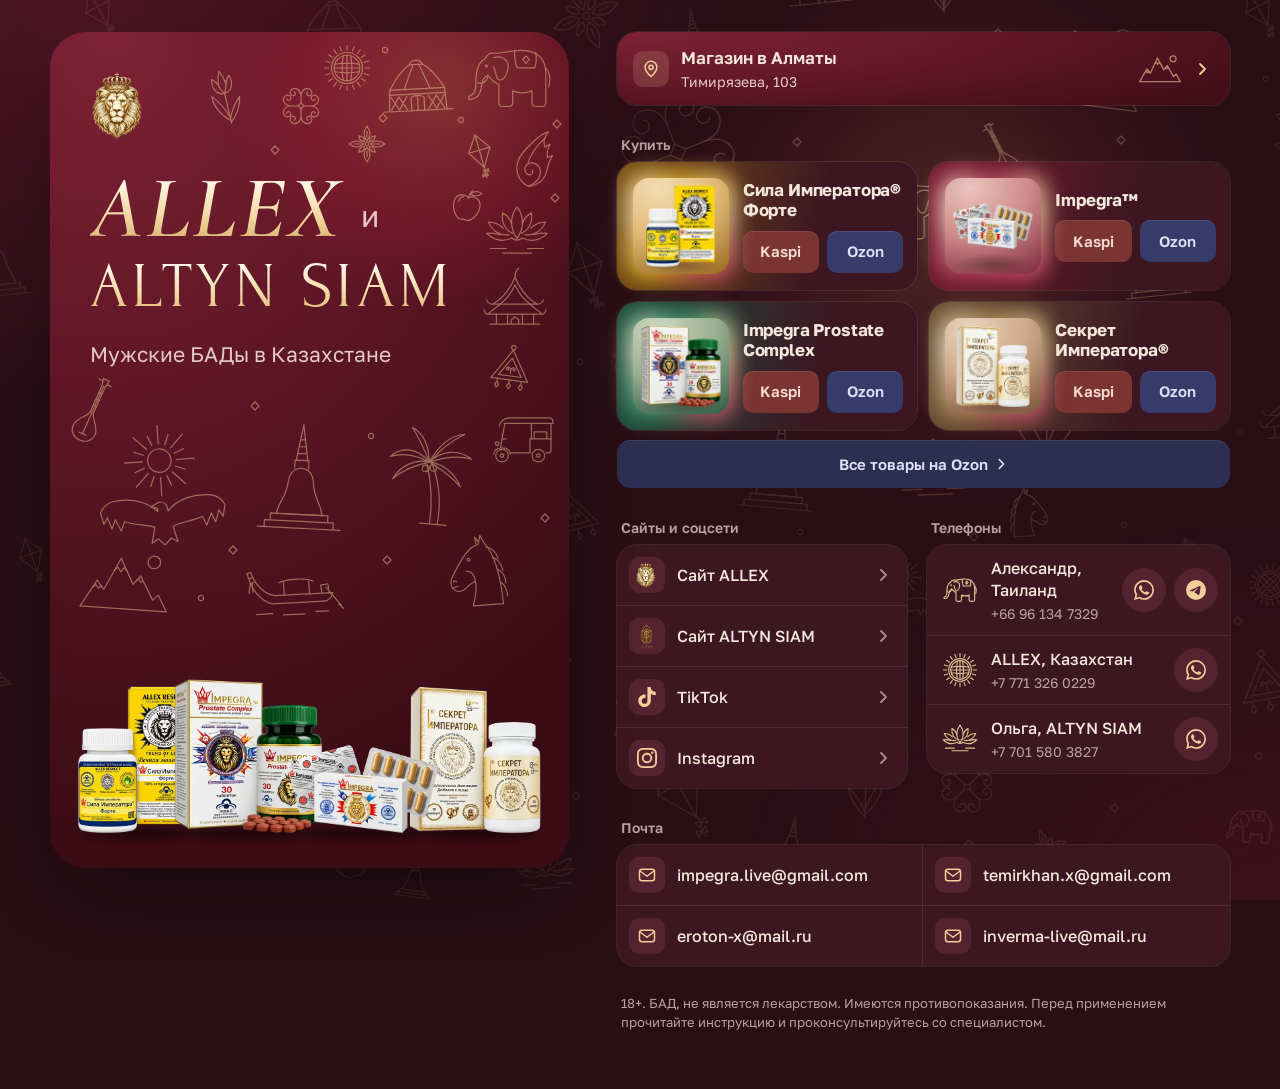
<file: go/index.html>
<!doctype html>
<html lang="ru">
<head>
<meta charset="utf-8">
<meta name="viewport" content="width=device-width,initial-scale=1,viewport-fit=cover">
<title>ALLEX и ALTYN SIAM</title>
<meta name="description" content="Где купить, сайты, телефоны и почта ALLEX и ALTYN SIAM.">
<meta name="robots" content="noindex">
<meta name="theme-color" content="#290e16">
<meta property="og:title" content="ALLEX и ALTYN SIAM">
<meta property="og:description" content="Где купить и как связаться.">
<meta property="og:site_name" content="ALLEX Respect Asia">
<meta property="og:type" content="website">
<meta property="og:url" content="https://sandersaxbuilds.github.io/altyn-siam/go/">
<meta property="og:image" content="https://sandersaxbuilds.github.io/altyn-siam/go/img/share-v8.jpg">
<meta property="og:image:width" content="1200">
<meta property="og:image:height" content="630">
<meta name="twitter:card" content="summary_large_image">
<link rel="icon" type="image/png" href="img/favicon.png">
<link rel="apple-touch-icon" href="img/apple-touch-icon.png">
<style>
@font-face{font-family:"Golos Text";font-weight:400 700;font-style:normal;unicode-range:U+400-4FF;font-display:swap;src:url([data-uri]) format("woff2")}
@font-face{font-family:"Golos Text";font-weight:400 700;font-style:normal;unicode-range:U+0-3FF,U+2000-22FF;font-display:swap;src:url([data-uri]) format("woff2")}
@font-face{font-family:"Cormorant Garamond";font-weight:600;font-style:italic;font-display:swap;src:url([data-uri]) format("woff2")}
@font-face{font-family:"Forum";font-weight:400;font-style:normal;font-display:swap;src:url([data-uri]) format("woff2")}
/* v17: the checkerboard of two motifs is gone. The ground is a family of twenty hand-drawn gold motifs, ten Kazakh and ten Thai, at different sizes and turns. Each line draws itself in once on load, a tapped or hovered motif nods once, nothing loops. v16: the moving ribbons are gone. The ground is a still ornament of the two countries: Kazakh koshkar muiz and Thai prajam yam. desktop gets its own layout, phone unchanged. v14 night: dark mode in wine, not black or gray. Oxblood page, plum cards, foil gold for what you press */
:root{--wine:#5a1524;--wine-hi:#7f2236;--wine-lo:#3c0c16;--ivory:#f4e8d8;--paper:#290e16;--card:#3c1722;--tile:#53232f;--ink:#f4e7db;--muted:#bb9fa0;--line:rgba(255,222,200,.10);--gold:#f0cf9a;--press:#2a0d14}
*{box-sizing:border-box;margin:0;padding:0}
html{-webkit-text-size-adjust:100%;background:var(--paper)}
body{min-height:100vh;color:var(--ink);font:400 16px/1.4 "Golos Text",-apple-system,BlinkMacSystemFont,"Segoe UI",Roboto,Arial,sans-serif;-webkit-font-smoothing:antialiased}
a{color:inherit;text-decoration:none;-webkit-tap-highlight-color:transparent}
svg{display:block}
img{display:block;max-width:100%}
ul{list-style:none}
.page{width:min(100%,480px);margin:0 auto;padding-bottom:max(32px,env(safe-area-inset-bottom))}

/* the one rich moment: wine ground, the four packs standing across its lower edge */
.hero{color:var(--ivory);padding:max(28px,env(safe-area-inset-top)) 24px 0;border-radius:0 0 32px 32px;background:radial-gradient(130% 95% at 12% 0%,var(--wine-hi) 0%,var(--wine) 52%,var(--wine-lo) 100%)}
.mark{width:52px;height:auto;margin-left:-4px}
h1{margin-top:16px;font-size:36px;line-height:1.06;font-weight:600;letter-spacing:-.015em}
/* the two house names, each in the display face of its own site, in pale foil gold as on the packs */
h1 .bn{display:inline-block;color:#f3dcae;background:linear-gradient(180deg,#fff7e8 18%,#f3d9a4 58%,#d6ab63 96%);-webkit-background-clip:text;background-clip:text;-webkit-text-fill-color:transparent}
h1 .ax{font:italic 600 54px/1 "Cormorant Garamond","Golos Text",serif;letter-spacing:.03em;padding-right:.12em}
h1 .as{font:400 41px/1.1 "Forum","Golos Text",serif;letter-spacing:.07em}
h1 i{font:400 22px/1 "Golos Text",sans-serif;letter-spacing:0;color:#e6c9c4;margin-left:.3em;vertical-align:.32em}
.hero p{margin-top:12px;font-size:17px;line-height:1.3;color:#e6c9c4}
.hero{display:flow-root;position:relative;isolation:isolate}
.hero picture{display:block}
/* header ground: a slow warm light over gold hairline motifs of the two countries, pressed like the foil on the packs.
   They are placed by hand round the lion and the title and never sit on the title or the packs */
.bg{position:absolute;inset:0;z-index:-1;border-radius:inherit;overflow:hidden;pointer-events:none}
.bg::before{content:"";position:absolute;right:-34%;top:-30%;width:118%;aspect-ratio:1;border-radius:50%;background:radial-gradient(closest-side,rgba(236,112,84,.30),rgba(190,36,58,.22) 44%,rgba(206,40,62,0) 72%);animation:glow 17s ease-in-out infinite alternate;will-change:transform}
.orn{position:absolute;inset:0;width:100%;height:100%}
.og,.act{fill:none;stroke:var(--gold);stroke-linecap:round;stroke-linejoin:round}
.og{position:absolute;right:0;top:0;width:520px;height:720px;overflow:visible}
.og use{opacity:.48}
.og .d,.og .w{display:none}
@media(max-width:379px){.og .n{display:none}}
/* the one load moment: every line draws itself in, starting from the corner. After that the ornament is still */
.og g{animation:draw 1.25s cubic-bezier(.45,0,.2,1) calc(.3s + var(--i)*60ms) backwards}
@keyframes draw{from{stroke-dasharray:1 3;stroke-dashoffset:1.05}to{stroke-dasharray:1 3;stroke-dashoffset:0}}
/* the answer to a tap or the pointer: that one motif lights up and nods once */
.hit>use{animation:nod .85s ease-in-out}
@keyframes nod{22%{opacity:1;transform:rotate(-9deg)}50%{opacity:1;transform:rotate(7deg)}76%{transform:rotate(-3deg)}}
@keyframes glow{from{transform:none}to{transform:translate(-24%,16%) scale(1.16)}}
.family{width:calc(100% + 24px);max-width:none;height:auto;margin:24px -12px -40px;position:relative}

main{padding:64px 16px 0}
h2{margin:32px 4px 8px;font-size:14px;line-height:1.2;font-weight:600;color:var(--muted)}
.group{border-radius:20px;background:var(--card);box-shadow:0 0 0 1px var(--line);overflow:hidden}
.group>li+li{border-top:1px solid var(--line)}
.row{display:flex;align-items:center;gap:12px;min-height:60px;padding:12px 16px 12px 12px;width:100%}
.row .t{flex:1;min-width:0;overflow-wrap:anywhere;font-weight:500}
.row small{display:block;margin-top:2px;font-size:14px;font-weight:400;color:var(--muted);font-variant-numeric:tabular-nums}
.ico{flex:none;display:grid;place-items:center;width:36px;height:36px;border-radius:10px;background:var(--tile)}
.ico svg{width:20px;height:20px;fill:var(--gold)}
.ico svg.line,.go{fill:none;stroke-width:1.8;stroke-linecap:round;stroke-linejoin:round}
.ico svg.line{stroke:var(--gold)}
.ico img{width:26px;height:26px;object-fit:contain}
.go{flex:none;width:16px;height:16px;stroke:#a78c8e}
.row:active{background:var(--tile)}
@media(hover:hover){.row:hover{background:#461c28}}

/* the shelf: each pack stands in a lit niche, its own colour, foil gold and wine flowing behind the square.
   A light runs round the card once when it comes into view and again while a button is pressed. */
@property --a{syntax:"<angle>";inherits:false;initial-value:0deg}
.prods{display:grid;gap:10px}
.prod{position:relative;display:flex;align-items:center;gap:14px;padding:14px 12px 14px 14px;border-radius:20px;background:linear-gradient(102deg,var(--w) 0%,var(--card) 66%);box-shadow:0 0 0 1px var(--line)}
.prod::before{content:"";position:absolute;inset:0;border-radius:inherit;padding:1.5px;pointer-events:none;opacity:0;background:conic-gradient(from var(--a,0deg),transparent 0 58%,color-mix(in srgb,var(--c) 85%,transparent) 78%,#f6dfa8 90%,transparent 100%);-webkit-mask:linear-gradient(#000 0 0) content-box,linear-gradient(#000 0 0);-webkit-mask-composite:xor;mask-composite:exclude}
.prod.on::before{animation:run 2.4s cubic-bezier(.45,0,.25,1) calc(var(--i)*.14s) both}
.prod:has(a:active)::before{opacity:1;animation:run 1.1s linear infinite}
@keyframes run{0%{--a:-60deg;opacity:0}14%,78%{opacity:1}100%{--a:330deg;opacity:0}}
.pic{flex:none;position:relative;isolation:isolate;display:grid;place-items:center;width:88px;height:88px;border-radius:16px}
.pic::before{content:"";position:absolute;inset:-6px;z-index:-2;border-radius:21px;background:conic-gradient(from var(--a,0deg),var(--c),#f6dfa8,#d8506c,var(--c),#fff6dc,var(--c));filter:blur(10px);opacity:.86;transition:opacity .5s,inset .25s;animation:flow 10s linear infinite;animation-delay:calc(var(--i)*-2.3s)}
.js .prod:not(.on) .pic::before{opacity:0}
.prod:has(a:active) .pic::before{opacity:1;inset:-9px}
@keyframes flow{to{--a:360deg}}
.pic::after{content:"";position:absolute;inset:0;z-index:-1;border-radius:inherit;background:radial-gradient(56% 16% at 50% 90%,rgba(30,8,10,.34),transparent 72%),radial-gradient(125% 105% at 26% 10%,color-mix(in srgb,var(--c) 20%,#f6e6d6) 0%,color-mix(in srgb,var(--c) 40%,#dcbba8) 50%,color-mix(in srgb,var(--c) 56%,#3c1820) 100%)}
.pic img{max-width:72px;max-height:74px;width:auto;height:auto;animation:bob 4.6s ease-in-out infinite alternate;animation-delay:calc(var(--i)*-1.1s)}
@keyframes bob{from{transform:translateY(1px)}to{transform:translateY(-3px)}}
.info{flex:1;min-width:0}
.prod b{display:block;font-size:17px;line-height:1.2;font-weight:700;letter-spacing:-.01em}
/* v18: the pack comes up once when its card is seen and leans forward under the pointer or a press */
.pic picture{display:block;transition:transform .6s cubic-bezier(.2,.8,.2,1),opacity .5s;transition-delay:calc(var(--i)*.07s)}
.js .prod:not(.on) .pic picture{transform:translateY(10px) scale(.92)}
.prod:has(a:active) .pic picture{transform:scale(1.07);transition-delay:0s}
.buy{display:flex;gap:8px;margin-top:10px}
/* v18: each marketplace button wears its own colour, sunk into the wine: Kaspi red, Ozon blue */
.buy a{flex:1;display:grid;place-items:center;height:42px;border-radius:10px;background:var(--b);color:var(--bi);font-size:15px;font-weight:600;box-shadow:inset 0 1px 0 rgba(255,255,255,.10);transition:background-color .15s,color .15s,transform .1s}
.ka{--b:#7a3431;--bi:#f8dcd2;--bh:#d9503c}
.oz{--b:#373b6a;--bi:#dbe3f8;--bh:#3a66d6}
.all.oz{--b:#2e2e52}
.buy a:active{background:var(--bh);color:#fff;transform:scale(.97)}
@media(hover:hover){.buy a:hover{background:var(--bh);color:#fff}.prod:hover::before{opacity:1;animation:run 1.6s linear infinite}.prod:hover .pic::before{opacity:1}.prod.on:hover .pic picture{transform:translateY(-3px) scale(1.05);transition-delay:0s}}
.all{display:flex;align-items:center;justify-content:center;gap:6px;min-height:48px;margin-top:10px;border-radius:14px;background:var(--b);color:var(--bi);font-size:15px;font-weight:600;box-shadow:inset 0 1px 0 rgba(255,255,255,.10);transition:background-color .15s,color .15s,transform .1s}
.all .go{width:14px;height:14px;stroke:currentColor}
.all:active{background:var(--bh);color:#fff;transform:scale(.985)}
@media(hover:hover){.all:hover{background:var(--bh);color:#fff}}
/* v18: the shop row stands on the wine of the header, the three people each carry a sign of their country */
.s-shop{background:radial-gradient(130% 160% at 0% 0%,var(--wine-hi) 0%,var(--wine) 58%,var(--wine-lo) 100%)}
.s-shop .t{font-size:17px;font-weight:600}
.s-shop small{color:#e6c9c4}
.s-shop .ico{background:rgba(240,207,154,.16)}
.s-shop .go{stroke:var(--gold)}
.sign{flex:none;width:38px;height:38px;fill:none;stroke:var(--gold);stroke-width:3.1;stroke-linecap:round;stroke-linejoin:round;overflow:visible;opacity:.9}
.s-shop .sign{width:44px;height:44px;opacity:.6}
@media(hover:hover){.s-shop .row:hover{background:rgba(255,222,200,.07)}}

.person{display:flex;align-items:center;padding-right:12px;gap:8px}
.person>.row{flex:1;min-width:0;padding-left:14px}
.person small{white-space:nowrap}
.btn{flex:none;display:grid;place-items:center;width:44px;height:44px;border-radius:50%;background:var(--tile);transition:background-color .15s,transform .1s}
.btn svg{width:20px;height:20px;fill:var(--gold);transition:fill .15s}
.btn:active{background:var(--gold);transform:scale(.94)}
.btn:active svg{fill:var(--press)}
@media(hover:hover){.btn:hover{background:var(--gold)}.btn:hover svg{fill:var(--press)}}

footer{padding:28px 20px 0;font-size:13px;line-height:1.5;color:var(--muted)}
a:focus-visible{outline:2px solid var(--gold);outline-offset:2px;border-radius:10px}
.row:focus-visible{outline-offset:-2px}

@keyframes stand{from{opacity:0;transform:translateY(14px)}to{opacity:1;transform:none}}
.family{animation:stand .7s cubic-bezier(.2,.7,.2,1) .05s both}
@media(prefers-reduced-motion:reduce){.family,.bg::before,.og g,.hit>use,.pic img,.pic::before,.prod::before,.prod.on::before{animation:none}.buy a,.all,.btn,.btn svg,.pic picture{transition:none}}
@media(min-width:520px){.page{padding-top:24px}.hero{border-radius:32px}}

/* desktop: the page becomes a counter. The wine stage stays in view on the left, the shelf and contacts scroll on the right.
   The ornament covers the whole room, faint and still. A warm light follows the pointer and the gold under it lights up */
.amb{display:none}
@media(min-width:700px){
.amb{display:block;position:fixed;inset:0;z-index:-1;overflow:hidden;pointer-events:none;background:radial-gradient(80% 72% at 6% 0%,#4d1524 0%,rgba(77,21,36,0) 62%),radial-gradient(70% 70% at 100% 100%,#3d101b 0%,rgba(61,16,27,0) 60%)}
.amb>.orn{opacity:.1;animation:rise 1.8s ease-out .2s backwards}
@keyframes rise{from{opacity:0}}
.act{position:absolute;inset:0;width:100%;height:100%}
.act use{opacity:0}
.spot{position:absolute;left:0;top:0;width:760px;height:760px;margin:-380px;border-radius:50%;background:radial-gradient(closest-side,rgba(244,160,112,.17),rgba(206,62,84,.09) 46%,rgba(206,62,84,0) 72%);transform:translate3d(var(--mx,74vw),var(--my,26vh),0);transition:transform .6s cubic-bezier(.2,.7,.2,1)}
.lit{position:absolute;left:0;top:0;width:680px;height:680px;margin:-340px;border-radius:50%;overflow:hidden;-webkit-mask-image:radial-gradient(closest-side,#000 0%,rgba(0,0,0,.5) 48%,transparent 100%);mask-image:radial-gradient(closest-side,#000 0%,rgba(0,0,0,.5) 48%,transparent 100%);transform:translate3d(var(--mx,74vw),var(--my,26vh),0);transition:transform .6s cubic-bezier(.2,.7,.2,1)}
.lit .orn{inset:auto;left:340px;top:340px;width:100vw;height:100vh;opacity:.5;transform:translate3d(calc(-1*var(--mx,74vw)),calc(-1*var(--my,26vh)),0);transition:transform .6s cubic-bezier(.2,.7,.2,1)}
}
@media(min-width:1000px){
.og .d{display:inline}
.page{width:min(100% - 64px,1180px);display:grid;grid-template-columns:minmax(0,11fr) minmax(0,13fr);column-gap:48px;align-items:start;padding:32px 0 56px}
.hero{grid-row:1/3;position:sticky;top:32px;display:flex;flex-direction:column;height:calc(100vh - 64px);min-height:620px;max-height:880px;padding:40px 40px 0;border-radius:36px;box-shadow:0 30px 80px -30px rgba(10,2,4,.7)}
.mark{width:66px}
h1{margin-top:24px}
h1 .ax{font-size:88px}
h1 .as{font-size:64px}
h1 i{font-size:30px}
.hero p{margin-top:18px;font-size:21px}
.hero>picture:last-of-type{margin-top:auto}
.family{width:calc(100% + 44px);margin:24px -22px 22px}
main{padding:0;display:grid;grid-template-columns:1fr 1fr;column-gap:20px}
main>.s-shop,main>.s-buy,main>.s-mail{grid-column:1/-1}
.s-shop .row{min-height:72px;padding:14px 20px 14px 16px}
.prods{grid-template-columns:1fr 1fr;gap:12px}
.prod{padding:16px 14px 16px 16px}
.pic{width:96px;height:96px}
.pic img{max-width:80px;max-height:82px}
.group.duo{display:grid;grid-template-columns:1fr 1fr}
.group.duo>li+li{border-top:0}
.group.duo>li:nth-child(n+3){border-top:1px solid var(--line)}
.group.duo>li:nth-child(odd){border-right:1px solid var(--line)}
footer{grid-column:2;padding:28px 4px 0}
}
@media(min-width:1240px){.og .w{display:inline}}
@media(max-height:789px){.og .r1{display:none}}
@media(max-height:859px){.og .r2{display:none}}
@media(prefers-reduced-motion:reduce){.amb>.orn{animation:none}.spot,.lit,.lit .orn{transition:none}}
</style>
</head>
<body>
<svg width="0" height="0" style="position:absolute" aria-hidden="true">
<symbol id="i-tiktok" viewBox="0 0 24 24"><path d="M12.525.02c1.31-.02 2.61-.01 3.91-.02.08 1.53.63 3.09 1.75 4.17 1.12 1.11 2.7 1.62 4.24 1.79v4.03c-1.44-.05-2.89-.35-4.2-.97-.57-.26-1.1-.59-1.62-.93-.01 2.92.01 5.84-.02 8.75-.08 1.4-.54 2.79-1.35 3.94-1.31 1.92-3.58 3.17-5.91 3.21-1.43.08-2.86-.31-4.08-1.03-2.02-1.19-3.44-3.37-3.65-5.71-.02-.5-.03-1-.01-1.49.18-1.9 1.12-3.72 2.58-4.96 1.66-1.44 3.98-2.13 6.15-1.72.02 1.48-.04 2.96-.04 4.44-.99-.32-2.15-.23-3.02.37-.63.41-1.11 1.04-1.36 1.75-.21.51-.15 1.07-.14 1.61.24 1.64 1.82 3.02 3.5 2.87 1.12-.01 2.19-.66 2.77-1.61.19-.33.4-.67.41-1.06.1-1.79.06-3.57.07-5.36.01-4.03-.01-8.05.02-12.07z"/></symbol>
<symbol id="i-instagram" viewBox="0 0 24 24"><path d="M7.0301.084c-1.2768.0602-2.1487.264-2.911.5634-.7888.3075-1.4575.72-2.1228 1.3877-.6652.6677-1.075 1.3368-1.3802 2.127-.2954.7638-.4956 1.6365-.552 2.914-.0564 1.2775-.0689 1.6882-.0626 4.947.0062 3.2586.0206 3.6671.0825 4.9473.061 1.2765.264 2.1482.5635 2.9107.308.7889.72 1.4573 1.388 2.1228.6679.6655 1.3365 1.0743 2.1285 1.38.7632.295 1.6361.4961 2.9134.552 1.2773.056 1.6884.069 4.9462.0627 3.2578-.0062 3.668-.0207 4.9478-.0814 1.28-.0607 2.147-.2652 2.9098-.5633.7889-.3086 1.4578-.72 2.1228-1.3881.665-.6682 1.0745-1.3378 1.3795-2.1284.2957-.7632.4966-1.636.552-2.9124.056-1.2809.0692-1.6898.063-4.948-.0063-3.2583-.021-3.6668-.0817-4.9465-.0607-1.2797-.264-2.1487-.5633-2.9117-.3084-.7889-.72-1.4568-1.3876-2.1228C21.2982 1.33 20.628.9208 19.8378.6165 19.074.321 18.2017.1197 16.9244.0645 15.6471.0093 15.236-.005 11.977.0014 8.718.0076 8.31.0215 7.0301.0839m.1402 21.6932c-1.17-.0509-1.8053-.2453-2.2287-.408-.5606-.216-.96-.4771-1.3819-.895-.422-.4178-.6811-.8186-.9-1.378-.1644-.4234-.3624-1.058-.4171-2.228-.0595-1.2645-.072-1.6442-.079-4.848-.007-3.2037.0053-3.583.0607-4.848.05-1.169.2456-1.805.408-2.2282.216-.5613.4762-.96.895-1.3816.4188-.4217.8184-.6814 1.3783-.9003.423-.1651 1.0575-.3614 2.227-.4171 1.2655-.06 1.6447-.072 4.848-.079 3.2033-.007 3.5835.005 4.8495.0608 1.169.0508 1.8053.2445 2.228.408.5608.216.96.4754 1.3816.895.4217.4194.6816.8176.9005 1.3787.1653.4217.3617 1.056.4169 2.2263.0602 1.2655.0739 1.645.0796 4.848.0058 3.203-.0055 3.5834-.061 4.848-.051 1.17-.245 1.8055-.408 2.2294-.216.5604-.4763.96-.8954 1.3814-.419.4215-.8181.6811-1.3783.9-.4224.1649-1.0577.3617-2.2262.4174-1.2656.0595-1.6448.072-4.8493.079-3.2045.007-3.5825-.006-4.848-.0608M16.953 5.5864A1.44 1.44 0 1 0 18.39 4.144a1.44 1.44 0 0 0-1.437 1.4424M5.8385 12.012c.0067 3.4032 2.7706 6.1557 6.173 6.1493 3.4026-.0065 6.157-2.7701 6.1506-6.1733-.0065-3.4032-2.771-6.1565-6.174-6.1498-3.403.0067-6.156 2.771-6.1496 6.1738M8 12.0077a4 4 0 1 1 4.008 3.9921A3.9996 3.9996 0 0 1 8 12.0077"/></symbol>
<symbol id="i-whatsapp" viewBox="0 0 24 24"><path d="M17.472 14.382c-.297-.149-1.758-.867-2.03-.967-.273-.099-.471-.148-.67.15-.197.297-.767.966-.94 1.164-.173.199-.347.223-.644.075-.297-.15-1.255-.463-2.39-1.475-.883-.788-1.48-1.761-1.653-2.059-.173-.297-.018-.458.13-.606.134-.133.298-.347.446-.52.149-.174.198-.298.298-.497.099-.198.05-.371-.025-.52-.075-.149-.669-1.612-.916-2.207-.242-.579-.487-.5-.669-.51-.173-.008-.371-.01-.57-.01-.198 0-.52.074-.792.372-.272.297-1.04 1.016-1.04 2.479 0 1.462 1.065 2.875 1.213 3.074.149.198 2.096 3.2 5.077 4.487.709.306 1.262.489 1.694.625.712.227 1.36.195 1.871.118.571-.085 1.758-.719 2.006-1.413.248-.694.248-1.289.173-1.413-.074-.124-.272-.198-.57-.347m-5.421 7.403h-.004a9.87 9.87 0 01-5.031-1.378l-.361-.214-3.741.982.998-3.648-.235-.374a9.86 9.86 0 01-1.51-5.26c.001-5.45 4.436-9.884 9.888-9.884 2.64 0 5.122 1.03 6.988 2.898a9.825 9.825 0 012.893 6.994c-.003 5.45-4.437 9.884-9.885 9.884m8.413-18.297A11.815 11.815 0 0012.05 0C5.495 0 .16 5.335.157 11.892c0 2.096.547 4.142 1.588 5.945L.057 24l6.305-1.654a11.882 11.882 0 005.683 1.448h.005c6.554 0 11.89-5.335 11.893-11.893a11.821 11.821 0 00-3.48-8.413Z"/></symbol>
<symbol id="i-telegram" viewBox="0 0 24 24"><path d="M11.944 0A12 12 0 0 0 0 12a12 12 0 0 0 12 12 12 12 0 0 0 12-12A12 12 0 0 0 12 0a12 12 0 0 0-.056 0zm4.962 7.224c.1-.002.321.023.465.14a.506.506 0 0 1 .171.325c.016.093.036.306.02.472-.18 1.898-.962 6.502-1.36 8.627-.168.9-.499 1.201-.82 1.23-.696.065-1.225-.46-1.9-.902-1.056-.693-1.653-1.124-2.678-1.8-1.185-.78-.417-1.21.258-1.91.177-.184 3.247-2.977 3.307-3.23.007-.032.014-.15-.056-.212s-.174-.041-.249-.024c-.106.024-1.793 1.14-5.061 3.345-.48.33-.913.49-1.302.48-.428-.008-1.252-.241-1.865-.44-.752-.245-1.349-.374-1.297-.789.027-.216.325-.437.893-.663 3.498-1.524 5.83-2.529 6.998-3.014 3.332-1.386 4.025-1.627 4.476-1.635z"/></symbol>
<symbol id="i-go" viewBox="0 0 16 16"><path d="M6 3l5 5-5 5"/></symbol>
<symbol id="i-pin" viewBox="0 0 24 24"><path d="M12 21s-7-6.2-7-11.2A7 7 0 0 1 19 9.8C19 14.8 12 21 12 21z"/><circle cx="12" cy="10" r="2.5"/></symbol>
<symbol id="i-mail" viewBox="0 0 24 24"><rect x="3" y="5" width="18" height="14" rx="3"/><path d="M4 7.5l8 6 8-6"/></symbol>
<defs><g id="ko"><path pathLength="1" d="M0-6.5L0-20.8C0-39 15.6-44.2 22.1-36.4C27.3-29.9 23.4-22.1 16.9-23.4C11.7-24.7 11.7-31.2 15.6-32.5M6.5 0L20.8 0C39 0 44.2 15.6 36.4 22.1C29.9 27.3 22.1 23.4 23.4 16.9C24.7 11.7 31.2 11.7 32.5 15.6M0 6.5L0 20.8C0 39-15.6 44.2-22.1 36.4C-27.3 29.9-23.4 22.1-16.9 23.4C-11.7 24.7-11.7 31.2-15.6 32.5M-6.5 0L-20.8 0C-39 0-44.2-15.6-36.4-22.1C-29.9-27.3-22.1-23.4-23.4-16.9C-24.7-11.7-31.2-11.7-32.5-15.6M0-6.5L0-20.8C0-39-15.6-44.2-22.1-36.4C-27.3-29.9-23.4-22.1-16.9-23.4C-11.7-24.7-11.7-31.2-15.6-32.5M6.5 0L20.8 0C39 0 44.2-15.6 36.4-22.1C29.9-27.3 22.1-23.4 23.4-16.9C24.7-11.7 31.2-11.7 32.5-15.6M0 6.5L0 20.8C0 39 15.6 44.2 22.1 36.4C27.3 29.9 23.4 22.1 16.9 23.4C11.7 24.7 11.7 31.2 15.6 32.5M-6.5 0L-20.8 0C-39 0-44.2 15.6-36.4 22.1C-29.9 27.3-22.1 23.4-23.4 16.9C-24.7 11.7-31.2 11.7-32.5 15.6"/><path pathLength="1" d="M0-6.5L6.5 0L0 6.5L-6.5 0Z"/></g><g id="tm"><path pathLength="1" d="M0 -36L37 24L-37 24Z"/><path pathLength="1" d="M0 -20L23 16L-23 16ZM0 10.7L0 5.6C0-.8 5.5-2.6 7.8 .1C9.7 2.4 8.3 5.2 6 4.7C4.1 4.3 4.1 2 5.5 1.5M0 10.7L0 5.6C0-.8-5.5-2.6-7.8 .1C-9.7 2.4-8.3 5.2-6 4.7C-4.1 4.3-4.1 2-5.5 1.5"/><path pathLength="1" d="M-4.5-41A4.5 4.5 0 1 0 4.5-41A4.5 4.5 0 1 0-4.5-41ZM-24 24L-24 30L-20 36L-24 42L-28 36L-24 30M0 24L0 30L4 36L0 42L-4 36L0 30M24 24L24 30L28 36L24 42L20 36L24 30"/></g><g id="sh"><path pathLength="1" d="M-31 0A31 31 0 1 0 31 0A31 31 0 1 0-31 0ZM-25.5 0A25.5 25.5 0 1 0 25.5 0A25.5 25.5 0 1 0-25.5 0Z"/><path pathLength="1" d="M0 -25.5L0 25.5M-25.5 0L25.5 0M7.5-24.4Q12 0 7.5 24.4M-7.5-24.4Q-12 0-7.5 24.4M24.4-7.5Q0-12-24.4-7.5M-24.4-7.5Q0-12 24.4-7.5M24.4 7.5Q0 12 -24.4 7.5"/><path pathLength="1" d="M0-36L0-45M11.1-34.2L13.9-42.8M21.2-29.1L26.5-36.4M29.1-21.2L36.4-26.5M34.2-11.1L42.8-13.9M36 0L45 0M34.2 11.1L42.8 13.9M29.1 21.2L36.4 26.5M21.2 29.1L26.5 36.4M11.1 34.2L13.9 42.8M0 36L0 45M-11.1 34.2L-13.9 42.8M-21.2 29.1L-26.5 36.4M-29.1 21.2L-36.4 26.5M-34.2 11.1L-42.8 13.9M-36 0L-45 0M-34.2-11.1L-42.8-13.9M-29.1-21.2L-36.4-26.5M-21.2-29.1L-26.5-36.4M-11.1-34.2L-13.9-42.8"/></g><g id="yu"><path pathLength="1" d="M-40 34L-38 4C-30 -10 -19 -24 -9 -30L9 -30C19 -24 30 -10 38 4L40 34M-48 34L48 34"/><path pathLength="1" d="M-9 -30C-7 -38 7 -38 9 -30M-38 4L38 4M-39 11L39 11M4-30L18 4M-4-30L-18 4"/><path pathLength="1" d="M-9 34L-9 17C-9 12 9 12 9 17L9 34M0 13.5L0 34M15 14L26 32M26 14L15 32M26 14L37 32M37 14L26 32M-15 14L-26 32M-26 14L-15 32M-26 14L-37 32M-37 14L-26 32"/></g><g id="do"><path pathLength="1" d="M-2.5 4C-4 13 -17 19 -17 31C-17 41 -9 47 0 47C9 47 17 41 17 31C17 19 4 13 2.5 4"/><path pathLength="1" d="M-2.5 4L-2.5 -37L-4.5 -47L4.5 -47L2.5 -37L2.5 4M-4 -44L-10 -44M4 -41L10 -41"/><path pathLength="1" d="M0 -37L0 37M-5 37L5 37M-2.5 -26L2.5 -26M-2.5 -16L2.5 -16M-2.5 -6L2.5 -6"/></g><g id="se"><path pathLength="1" d="M-9-18A9 9 0 1 0 9-18A9 9 0 1 0-9-18ZM0-31L0-45M5-30L8-37.4M9.2-27.2L19.1-37.1M12-23L19.4-26M13-18L27-18M12-13L19.4-10M9.2-8.8L19.1 1.1M5-6L8 1.4M0-5L0 9M-5-6L-8 1.4M-9.2-8.8L-19.1 1.1M-12-13L-19.4-10M-13-18L-27-18M-12-23L-19.4-26M-9.2-27.2L-19.1-37.1M-5-30L-8-37.4"/><path pathLength="1" d="M-4 21C-12 12 -26 9 -38 11C-43 12 -46 15 -48 19L-46 28L-43 23L-40 32L-37 25L-33 34L-30 27C-23 30 -14 30 -7 33L-10 45L-5 42L0 47L5 42L10 45L7 33C14 30 23 30 30 27L33 34L37 25L40 32L43 23L46 28L48 19C46 15 43 12 38 11C26 9 12 12 4 21C4 16 1 13 -3 14L-9 17L-4 18.5Z"/></g><g id="tu"><path pathLength="1" d="M-14 -30C-18 -16 -12 -4 0 -4C12 -4 18 -16 14 -30C10 -27 7 -22 6 -18C5 -27 3 -34 0 -40C-3 -34 -5 -27 -6 -18C-7 -22 -10 -27 -14 -30Z"/><path pathLength="1" d="M-6 -18C-5 -12 -3 -8 0 -4M6 -18C5 -12 3 -8 0 -4M0 -4C1 10 -1 26 0 44"/><path pathLength="1" d="M0 40C-10 30 -22 14 -20 -4C-12 6 -4 20 0 34M0 42C10 34 20 20 22 6C13 14 5 24 0 36"/></g><g id="al"><path pathLength="1" d="M-48 30L-31 0L-23 10L-6 -26L9 2L17 -8L32 18L38 12L48 30Z"/><path pathLength="1" d="M-12.6 -12L-9 -16L-5.5 -11L-2 -16L1.5 -12M-35.5 8L-32 5L-29 9L-26.5 6L-24.6 8M12.2 -2L15 -4.5L17.5 -1L20.5 -2"/><path pathLength="1" d="M24-24A7 7 0 1 0 38-24A7 7 0 1 0 24-24Z"/></g><g id="ap"><path pathLength="1" d="M0 -14C-8 -22 -30 -20 -30 2C-30 22 -14 40 -4 36C-1 35 1 35 4 36C14 40 30 22 30 2C30 -20 8 -22 0 -14Z"/><path pathLength="1" d="M0 -14C0 -22 3 -28 7 -32M3 -24C10 -34 22 -34 28 -30C22 -22 10 -20 3 -24ZM-20 -2C-20 -8 -16 -13 -11 -14"/></g><g id="ho"><path pathLength="1" d="M4 -36L7 -48L12 -37C22 -26 30 -2 32 44L-8 44C-4 32 -1 22 -3 12C-8 14 -13 17 -17 21C-21 25 -28 25 -32 21C-36 17 -36 10 -33 5C-27 -6 -18 -22 -6 -32C-2 -34 1 -36 4 -36Z"/><path pathLength="1" d="M-11.8-17A1.8 1.8 0 1 0-8.2-17A1.8 1.8 0 1 0-11.8-17ZM-3 12C-3 4 -8 -2 -14 -2M-32 11C-31 9 -29 9 -28 11M-33 19L-26 17M1 -37L0 -46L5 -38"/><path pathLength="1" d="M14 -32C22 -30 27 -24 29 -16M21 -18C29 -15 33 -8 34 0M27 -2C34 2 37 9 37 17M31 16C36 20 38 27 38 34"/></g><g id="pj"><path pathLength="1" d="M0-8.3C9.7-17.9 9.7-29 0-42.8C-9.7-29-9.7-17.9 0-8.3ZM8.3 0C17.9 9.7 29 9.7 42.8 0C29-9.7 17.9-9.7 8.3 0ZM0 8.3C-9.7 17.9-9.7 29 0 42.8C9.7 29 9.7 17.9 0 8.3ZM-8.3 0C-17.9-9.7-29-9.7-42.8 0C-29 9.7-17.9 9.7-8.3 0Z"/><path pathLength="1" d="M0-16.6L0-30.4M16.6 0L30.4 0M0 16.6L0 30.4M-16.6 0L-30.4 0M5.9-5.9C13.7-5.9 18.5-10.7 19.5-19.5C10.7-18.5 5.9-13.7 5.9-5.9ZM5.9 5.9C5.9 13.7 10.7 18.5 19.5 19.5C18.5 10.7 13.7 5.9 5.9 5.9ZM-5.9 5.9C-13.7 5.9-18.5 10.7-19.5 19.5C-10.7 18.5-5.9 13.7-5.9 5.9ZM-5.9-5.9C-5.9-13.7-10.7-18.5-19.5-19.5C-18.5-10.7-13.7-5.9-5.9-5.9ZM-4.4 0A4.4 4.4 0 1 0 4.4 0A4.4 4.4 0 1 0-4.4 0Z"/></g><g id="kn"><path pathLength="1" d="M-6 42C-22 36 -30 20 -26 4C-23 -10 -12 -20 -4 -30C2 -37 8 -42 16 -46C10 -36 10 -28 13 -22L21 -27C17 -19 17 -12 19 -6L27 -10C22 -2 21 8 20 14C19 26 12 38 -6 42Z"/><path pathLength="1" d="M-6 42C6 36 12 26 10 16C8 6 -4 2 -11 8C-17 13 -14 23 -7 24C-2 24 0 19 -3 16M-11 8C-8 -8 0 -22 12 -36"/></g><g id="el"><path pathLength="1" d="M-18-27C-8-26 0-30 12-30C28-30 39-23 40-7L40 27Q40 31 36 31L29 31Q25 31 25 27L25 14C18 17 11 17 4 14L4 27Q4 31 0 31L-7 31Q-11 31-11 27L-11 7C-15 5-20 2-23-3C-27-1-29.5 3-30 9C-31 19-36 24-44 23L-43 19C-38 19-36 13-36 5C-36-7-34-17-26-21C-24-25-21-27-18-27Z"/><path pathLength="1" d="M-17-22C-8-25 0-20-1-11C-2-3-7 4-11 2C-15 0-14-9-17-12M40-11C45-5 45 3 43 10M-23-1C-25 5-30 7-34 5M-25.5-13A1 1 0 1 0-23.5-13A1 1 0 1 0-25.5-13Z"/><path pathLength="1" d="M6-30C6-21 7-15 9-11L28-11C30-17 30-23 29-28M18.5-24L22-20L18.5-16L15-20Z"/></g><g id="lo"><path pathLength="1" d="M0 -38C11 -24 11 -6 0 10C-11 -6 -11 -24 0 -38Z"/><path pathLength="1" d="M6.5 2C17-2 24-14 22-29C15-25 10-19 8.5-13M-6.5 2C-17-2-24-14-22-29C-15-25-10-19-8.5-13M12 4C26 6 38-2 43-15C34-15 26-11 21-6M-12 4C-26 6-38-2-43-15C-34-15-26-11-21-6"/><path pathLength="1" d="M8 9C22 16 36 12 46 2C38 1 31 2 25 4M-8 9C-22 16-36 12-46 2C-38 1-31 2-25 4M-8 9C-3 13 3 13 8 9M-40 25L-16 25M16 25L40 25M-22 32L22 32"/></g><g id="ch"><path pathLength="1" d="M-20 30C-18 18 -12 16 -11 2C-10 -6 -6 -10 0 -10C6 -10 10 -6 11 2C12 16 18 18 20 30Z"/><path pathLength="1" d="M-6 -10L-6 -17L6 -17L6 -10M-5 -17L0 -48L5 -17M-4 -23L4 -23M-3 -29L3 -29M-2 -35L2 -35"/><path pathLength="1" d="M-25 36L-25 30L25 30L25 36M-30 42L-30 36L30 36L30 42M-36 42L36 42"/></g><g id="wa"><path pathLength="1" d="M-36 10C-22 2 -8 -14 0 -34C8 -14 22 2 36 10ZM0 -34C0 -40 2 -45 6 -48M36 10C40 10 44 8 46 3M-36 10C-40 10-44 8-46 3"/><path pathLength="1" d="M-25 10C-15 4 -6 -8 0 -21C6 -8 15 4 25 10M24 10L44 26C47 26 49 23 50 19M-24 10L-44 26C-47 26-49 23-50 19M-44 26L44 26"/><path pathLength="1" d="M30 26L30 42M12 26L12 42M-30 26L-30 42M-12 26L-12 42M-40 42L40 42M-6 42L-6 35L0 30L6 35L6 42"/></g><g id="tt"><path pathLength="1" d="M-34 -14C-32 -22 -26 -26 -18 -26L38 -26C42 -26 43 -22 43 -18L-27 -18M-26 -18L-30 4M40 4L40 -18M12 4L12 -18"/><path pathLength="1" d="M-42 26C-42 14 -18 14 -18 26M-32 16L-30 4L-24 4M-18 24L10 24L10 4L40 4L40 20C40 23 38 24 36 24L33 24M16 4L16 -6L34 -6L34 4"/><path pathLength="1" d="M-39 28A9 9 0 1 0-21 28A9 9 0 1 0-39 28ZM13 28A9 9 0 1 0 31 28A9 9 0 1 0 13 28ZM-32.5 28A2.5 2.5 0 1 0-27.5 28A2.5 2.5 0 1 0-32.5 28ZM19.5 28A2.5 2.5 0 1 0 24.5 28A2.5 2.5 0 1 0 19.5 28ZM-39.5 11A2.5 2.5 0 1 0-34.5 11A2.5 2.5 0 1 0-39.5 11Z"/></g><g id="bo"><path pathLength="1" d="M37.4 8.5L-20.2 8.5C-31 6.7-40-3.2-43.6-15.8L-47.2-14.9C-44.5-.5-36.4 13-23.8 16.6L28.4 16.6C32.9 16.6 36.5 13 37.4 8.5Z"/><path pathLength="1" d="M-11.2 8.5L-11.2-4.1M14 8.5L14-4.1M-15.7-4.1C-7.6-7.7 10.4-7.7 18.5-4.1M-46.3-9.5L-42.7-10.4M-45-4.1L-40.9-5.9M-44.5-4.1L-46.3 4.9M-42.7-5L-42.2 4"/><path pathLength="1" d="M26.6 8.5L25.7 .4L32.9-.5L33.8 8.5M31.1 3.1L45.5 22M42.8 20.2L47.3 24.7M-40 26.5L-23.8 26.5M-13 28.3L8.6 28.3M19.4 26.5L32 26.5"/></g><g id="ki"><path pathLength="1" d="M0 -44L22 -12L0 24L-22 -12Z"/><path pathLength="1" d="M0 -44L0 24M-22 -12L22 -12M0 24C6 30 -6 37 0 45"/><path pathLength="1" d="M2 31L-3 28L-3 34ZM2 31L7 28L7 34ZM-2 39L-7 36L-7 42ZM-2 39L3 36L3 42Z"/></g><g id="pa"><path pathLength="1" d="M-4 44C-6 24 -2 4 6 -12M3 44C2 26 4 8 10 -10M-12 44L12 44"/><path pathLength="1" d="M8 -12C-2 -24 -18 -26 -30 -18C-20 -20 -6 -18 8 -12M8 -12C0 -30 -10 -38 -22 -40C-12 -34 -2 -26 8 -12M8 -12C10 -28 16 -38 26 -42C20 -34 14 -24 8 -12"/><path pathLength="1" d="M8 -12C20 -24 34 -24 44 -14C34 -18 22 -18 8 -12M8 -12C22 -14 34 -6 40 6C32 -2 22 -8 8 -12M8 -12C-4 -12 -16 -4 -22 8C-14 0 -4 -6 8 -12M1-7A3 3 0 1 0 7-7A3 3 0 1 0 1-7ZM8-6A3 3 0 1 0 14-6A3 3 0 1 0 8-6Z"/></g><path id="nd" pathLength="1" d="M0 -4L4 0L0 4L-4 0Z"/><path id="nr" pathLength="1" d="M-2.6 0A2.6 2.6 0 1 0 2.6 0A2.6 2.6 0 1 0-2.6 0Z"/></defs>
<pattern id="orn" width="1160" height="1200" patternUnits="userSpaceOnUse"><g fill="none" stroke="#f0cf9a" stroke-linecap="round" stroke-linejoin="round"><g stroke-width="2.61"><use href="#ap" transform="translate(629 365)rotate(-18)scale(-.46 .46)"/><use href="#pj" transform="translate(1047 849)rotate(-22)scale(.46)"/><use href="#sh" transform="translate(110 585)rotate(45)scale(.46)"/><use href="#ko" transform="translate(356 533)scale(.46)"/><use href="#sh" transform="translate(926 1091)scale(.46)"/><use href="#ko" transform="translate(39 1145)rotate(22)scale(.46)"/><use href="#sh" transform="translate(786 187)rotate(22)scale(.46)"/><use href="#ko" transform="translate(159 617)rotate(22)scale(.46)"/><use href="#ap" transform="translate(124 1140)scale(.46)"/><use href="#pj" transform="translate(982 1116)rotate(22)scale(.46)"/></g><g stroke-width="2.31"><use href="#do" transform="translate(392 88)rotate(-27)scale(.52)"/><use href="#do" transform="translate(762 901)rotate(33)scale(-.52 .52)"/><use href="#ch" transform="translate(693 33)rotate(-6)scale(.52)"/><use href="#el" transform="translate(89 826)rotate(3)scale(.52)"/><use href="#ki" transform="translate(33 560)rotate(-20)scale(.52)"/><use href="#lo" transform="translate(1045 1054)scale(.52)"/><use href="#ho" transform="translate(1029 513)rotate(-4)scale(-.52 .52)"/><use href="#kn" transform="translate(677 256)rotate(-15)scale(-.52 .52)"/><use href="#kn" transform="translate(761 1047)rotate(9)scale(.52)"/><use href="#pa" transform="translate(971 70)rotate(1)scale(.52)"/><use href="#ch" transform="translate(415 875)rotate(8)scale(.52)"/><use href="#kn" transform="translate(399 792)rotate(-10)scale(.52)"/><use href="#ch" transform="translate(792 841)rotate(8)scale(.52)"/><use href="#el" transform="translate(856 1051)rotate(8)scale(.52)"/><use href="#pj" transform="translate(749 566)rotate(22)scale(.52)"/></g><g stroke-width="2"><use href="#tm" transform="translate(574 515)rotate(-15)scale(.6)"/><use href="#tu" transform="translate(367 932)rotate(-12)scale(.6)"/><use href="#pa" transform="translate(837 661)rotate(-5)scale(-.6 .6)"/><use href="#ki" transform="translate(101 13)rotate(-28)scale(.6)"/><use href="#ki" transform="translate(101 1213)rotate(-28)scale(.6)"/><use href="#al" transform="translate(641 714)rotate(-7)scale(-.6 .6)"/><use href="#ho" transform="translate(441 184)rotate(-4)scale(.6)"/><use href="#ko" transform="translate(967 787)rotate(45)scale(.6)"/><use href="#al" transform="translate(218 391)rotate(7)scale(.6)"/><use href="#ch" transform="translate(-11 661)rotate(-5)scale(.6)"/><use href="#ch" transform="translate(1149 661)rotate(-5)scale(.6)"/><use href="#el" transform="translate(480 259)rotate(6)scale(.6)"/><use href="#lo" transform="translate(546 869)rotate(-3)scale(.6)"/><use href="#tu" transform="translate(943 -15)rotate(-2)scale(-.6 .6)"/><use href="#tu" transform="translate(943 1185)rotate(-2)scale(-.6 .6)"/><use href="#ap" transform="translate(350 855)rotate(-14)scale(.6)"/><use href="#tm" transform="translate(930 878)rotate(3)scale(.6)"/><use href="#do" transform="translate(1000 150)rotate(-27)scale(-.6 .6)"/></g><g stroke-width="1.71"><use href="#do" transform="translate(172 947)rotate(29)scale(.7)"/><use href="#yu" transform="translate(884 355)rotate(5)scale(.7)"/><use href="#tm" transform="translate(106 682)rotate(-10)scale(.7)"/><use href="#el" transform="translate(512 941)rotate(6)scale(.7)"/><use href="#yu" transform="translate(334 26)rotate(-2)scale(.7)"/><use href="#yu" transform="translate(334 1226)rotate(-2)scale(.7)"/><use href="#wa" transform="translate(134 407)rotate(-4)scale(.7)"/><use href="#ko" transform="translate(157 273)scale(.7)"/><use href="#al" transform="translate(502 54)rotate(5)scale(.7)"/><use href="#se" transform="translate(901 588)rotate(8)scale(.7)"/></g><g stroke-width="1.5"><use href="#pj" transform="translate(586 16)rotate(-22)scale(.8)"/><use href="#pj" transform="translate(586 1216)rotate(-22)scale(.8)"/><use href="#sh" transform="translate(354 351)rotate(22)scale(.8)"/><use href="#lo" transform="translate(934 469)rotate(-2)scale(.8)"/><use href="#ki" transform="translate(588 276)rotate(-18)scale(-.8 .8)"/><use href="#tu" transform="translate(866 783)rotate(2)scale(-.8 .8)"/><use href="#bo" transform="translate(836 961)rotate(-2)scale(-.8 .8)"/><use href="#sh" transform="translate(527 699)scale(.8)"/><use href="#tt" transform="translate(226 1157)rotate(-6)scale(.8)"/><use href="#ap" transform="translate(957 958)rotate(7)scale(-.8 .8)"/></g><g stroke-width="1.33"><use href="#el" transform="translate(914 211)rotate(-1)scale(-.9 .9)"/><use href="#kn" transform="translate(360 1127)rotate(-8)scale(.9)"/><use href="#ch" transform="translate(-5 258)rotate(-6)scale(.9)"/><use href="#ch" transform="translate(1155 258)rotate(-6)scale(.9)"/><use href="#pa" transform="translate(346 221)rotate(2)scale(.9)"/><use href="#ho" transform="translate(677 974)rotate(4)scale(.9)"/><use href="#pj" transform="translate(302 665)rotate(22)scale(.9)"/></g><g stroke-width="1.14"><use href="#wa" transform="translate(827 -42)rotate(-6)scale(1.05)"/><use href="#wa" transform="translate(827 1158)rotate(-6)scale(1.05)"/><use href="#ki" transform="translate(684 795)rotate(-29)scale(1.05)"/><use href="#bo" transform="translate(242 826)rotate(-1)scale(-1.05 1.05)"/><use href="#ch" transform="translate(779 464)rotate(5)scale(1.05)"/><use href="#se" transform="translate(210 1048)rotate(2)scale(-1.05 1.05)"/><use href="#pa" transform="translate(414 657)rotate(-6)scale(-1.05 1.05)"/></g><g stroke-width=".92"><use href="#kn" transform="translate(1033 677)rotate(12)scale(-1.3 1.3)"/><use href="#ko" transform="translate(678 152)rotate(-22)scale(1.3)"/><use href="#al" transform="translate(1079 65)rotate(7)scale(1.3)"/><use href="#ap" transform="translate(267 484)rotate(-17)scale(1.3)"/></g><g stroke-width=".75"><use href="#tt" transform="translate(486 409)rotate(1)scale(1.6)"/></g><g stroke-width=".69"><use href="#ho" transform="translate(-23 965)scale(1.75)"/><use href="#ho" transform="translate(1137 965)scale(1.75)"/><use href="#tu" transform="translate(1048 390)rotate(2)scale(-1.75 1.75)"/><use href="#tm" transform="translate(518 1076)rotate(2)scale(1.75)"/><use href="#lo" transform="translate(194 134)rotate(-5)scale(1.75)"/></g><g stroke-width="1.2"><use href="#nd" x="1115" y="808"/><use href="#nr" x="276" y="1000"/><use href="#nr" x="318" y="833"/><use href="#nd" x="700" y="1165"/><use href="#nd" x="576" y="796"/><use href="#nd" x="457" y="966"/><use href="#nd" x="196" y="541"/><use href="#nd" x="654" y="549"/><use href="#nd" x="842" y="306"/><use href="#nd" x="144" y="1039"/><use href="#nd" x="441" y="528"/><use href="#nd" x="1155" y="1176"/><use href="#nd" x="1054" y="261"/><use href="#nd" x="102" y="922"/><use href="#nd" x="1121" y="140"/><use href="#nd" x="1025" y="967"/><use href="#nd" x="350" y="449"/><use href="#nd" x="690" y="674"/><use href="#nd" x="528" y="163"/><use href="#nd" x="247" y="244"/><use href="#nd" x="998" y="33"/><use href="#nd" x="797" y="142"/><use href="#nr" x="800" y="532"/><use href="#nr" x="708" y="422"/><use href="#nd" x="681" y="911"/><use href="#nr" x="580" y="362"/><use href="#nr" x="234" y="679"/><use href="#nr" x="899" y="996"/><use href="#nd" x="901" y="725"/><use href="#nr" x="1124" y="525"/><use href="#nr" x="106" y="79"/><use href="#nd" x="99" y="756"/><use href="#nd" x="974" y="537"/><use href="#nd" x="477" y="1166"/><use href="#nd" x="340" y="149"/><use href="#nd" x="1159" y="339"/><use href="#nd" x="567" y="660"/><use href="#nd" x="431" y="238"/><use href="#nd" x="78" y="621"/><use href="#nd" x="437" y="727"/><use href="#nr" x="914" y="409"/><use href="#nd" x="351" y="635"/><use href="#nd" x="641" y="1054"/><use href="#nd" x="831" y="870"/><use href="#nr" x="232" y="44"/><use href="#nr" x="80" y="432"/><use href="#nr" x="56" y="216"/><use href="#nd" x="635" y="74"/><use href="#nd" x="1038" y="1094"/><use href="#nd" x="378" y="1064"/><use href="#nd" x="969" y="844"/><use href="#nd" x="18" y="1060"/><use href="#nr" x="871" y="46"/><use href="#nd" x="268" y="1121"/><use href="#nr" x="257" y="362"/><use href="#nr" x="901" y="1121"/><use href="#nr" x="714" y="273"/><use href="#nd" x="787" y="1083"/><use href="#nd" x="784" y="748"/><use href="#nr" x="145" y="323"/></g></g></pattern>
</svg>
<div class="amb" aria-hidden="true">
 <svg class="orn" width="100%" height="100%"><rect width="100%" height="100%" fill="url(#orn)"/></svg>
 <i class="spot"></i>
 <div class="lit"><svg class="orn" width="100%" height="100%"><rect width="100%" height="100%" fill="url(#orn)"/></svg></div>
 <svg class="act"><g><use/></g><g><use/></g><g><use/></g></svg>
</div>
<div class="page">
<header class="hero">
 <div class="bg" aria-hidden="true"><svg class="og" width="520" height="720" stroke-width="1.2"><g transform="translate(460 46)scale(.92)" stroke-width="1.3" style="--i:0"><use href="#el"/></g><g transform="translate(368 54)rotate(-3)scale(.72)" stroke-width="1.67" style="--i:5"><use href="#yu"/></g><g transform="translate(298 36)scale(.5)" stroke-width="2.4" style="--i:11"><use href="#sh"/></g><g transform="translate(252 74)scale(.44)" stroke-width="2.73" style="--i:14"><use href="#ko"/></g><g transform="translate(486 128)rotate(6)scale(.64)" stroke-width="1.88" style="--i:2"><use href="#kn"/></g><g transform="translate(432 124)rotate(-16)scale(.5)" stroke-width="2.4" style="--i:4"><use href="#ki"/></g><g class="n" transform="translate(418 172)rotate(12)scale(.44)" stroke-width="2.73" style="--i:8"><use href="#ap"/></g><g transform="translate(468 200)scale(.66)" stroke-width="1.82" style="--i:10"><use href="#lo"/></g><g transform="translate(334 86)scale(1)" style="--i:9"><use href="#nd"/></g><g transform="translate(412 88)scale(1)" style="--i:3"><use href="#nr"/></g><g transform="translate(508 92)scale(1)" style="--i:1"><use href="#nd"/></g><g transform="translate(336 18)scale(1)" style="--i:7"><use href="#nr"/></g><g transform="translate(506 166)scale(1)" style="--i:6"><use href="#nd"/></g><g class="w" transform="translate(176 64)rotate(-14)scale(.64)" stroke-width="1.88" style="--i:17"><use href="#tu"/></g><g class="d" transform="translate(318 112)scale(.42)" stroke-width="2.86" style="--i:12"><use href="#pj"/></g><g class="d" transform="translate(226 118)scale(1)" style="--i:15"><use href="#nd"/></g><g class="w" transform="translate(466 266)scale(.62)" stroke-width="1.94" style="--i:13"><use href="#wa"/></g><g class="w" transform="translate(462 336)rotate(8)scale(.5)" stroke-width="2.4" style="--i:16"><use href="#tm"/></g><g class="w r1" transform="translate(44 378)rotate(24)scale(.7)" stroke-width="1.71" style="--i:26"><use href="#do"/></g><g class="d r1" transform="translate(206 374)scale(1)" style="--i:22"><use href="#nd"/></g><g class="w r1" transform="translate(112 452)rotate(-4)scale(1.3)" stroke-width=".92" style="--i:27"><use href="#se"/></g><g class="d r1" transform="translate(252 448)rotate(3)scale(1.15)" stroke-width="1.04" style="--i:23"><use href="#ch"/></g><g class="d r1" transform="translate(388 444)rotate(5)scale(-1.1 1.1)" stroke-width="1.09" style="--i:20"><use href="#pa"/></g><g class="d r1" transform="translate(474 404)scale(.7)" stroke-width="1.71" style="--i:18"><use href="#tt"/></g><g class="d r1" transform="translate(322 404)scale(1)" style="--i:19"><use href="#nr"/></g><g class="d r2" transform="translate(184 518)scale(1)" style="--i:28"><use href="#nd"/></g><g class="w r2" transform="translate(76 550)rotate(4)scale(.9)" stroke-width="1.33" style="--i:31"><use href="#al"/></g><g class="d r2" transform="translate(152 566)scale(1)" style="--i:30"><use href="#nr"/></g><g class="d r2" transform="translate(246 554)rotate(-3)scale(1)" style="--i:29"><use href="#bo"/></g><g class="d r2" transform="translate(338 528)scale(1)" style="--i:25"><use href="#nd"/></g><g class="d r2" transform="translate(428 540)rotate(-4)scale(.76)" stroke-width="1.58" style="--i:24"><use href="#ho"/></g><g class="d r1" transform="translate(496 486)scale(1)" style="--i:21"><use href="#nd"/></g></svg></div>
 <picture><source srcset="img/lion.avif" type="image/avif"><img class="mark" src="img/lion.webp" alt="" width="52" height="64"></picture>
 <h1><span class="bn ax">ALLEX</span><i>и</i><br><span class="bn as">ALTYN SIAM</span></h1>
 <p>Мужские БАДы в Казахстане</p>
 <picture><source srcset="img/family.avif" type="image/avif"><img class="family" src="img/family.webp" alt="Сила Императора Форте, Impegra Prostate Complex, Impegra и Секрет Императора" width="1440" height="497"></picture>
</header>
<main>
<ul class="group s-shop">
 <li><a class="row" href="https://www.google.com/maps/search/?api=1&amp;query=%D0%A2%D0%B8%D0%BC%D0%B8%D1%80%D1%8F%D0%B7%D0%B5%D0%B2%D0%B0+103+%D0%90%D0%BB%D0%BC%D0%B0%D1%82%D1%8B"><span class="ico"><svg class="line" aria-hidden="true"><use href="#i-pin"/></svg></span><span class="t">Магазин в Алматы<small>Тимирязева, 103</small></span><svg class="sign" viewBox="-52 -52 104 104" aria-hidden="true"><use href="#al"/></svg><svg class="go" aria-hidden="true"><use href="#i-go"/></svg></a></li>
</ul>

<section class="s-buy">
<h2>Купить</h2>
<ul class="prods">
 <li class="prod" style="--c:#e8b322;--w:#7a5212;--i:0"><div class="pic"><picture><source srcset="img/p-forte.avif" type="image/avif"><img src="img/p-forte.webp" alt="" loading="lazy"></picture></div><div class="info"><b>Сила Императора® Форте</b><div class="buy"><a class="ka" href="https://kaspi.kz/shop/p/zhengzhou-linnuo-pharmaceutical-group-co-ltd-sila-imperatora-forte-kapsuly-10-sht-118385979/?c=750000000&amp;m=30371056&amp;ms=true" aria-label="Сила Императора® Форте на Kaspi">Kaspi</a><a class="oz" href="https://ozon.kz/product/sila-imperatora-forte-bad-dlya-muzhchin-10-kapsul-po-500-mg-4144502787/" aria-label="Сила Императора® Форте на Ozon">Ozon</a></div></div></li>
 <li class="prod" style="--c:#b8405a;--w:#7a1a30;--i:1"><div class="pic"><picture><source srcset="img/p-impegra.avif" type="image/avif"><img src="img/p-impegra.webp" alt="" loading="lazy"></picture></div><div class="info"><b>Impegra™</b><div class="buy"><a class="ka" href="https://kaspi.kz/shop/p/zhengzhou-linnuo-pharmaceutical-group-co-ltd-impegra-impegra-dlja-potentsii-i-muzhskogo-zdorov-ja-kapsuly-10-sht-135510775/?c=750000000&amp;m=30371056&amp;ms=true" aria-label="Impegra™ на Kaspi">Kaspi</a><a class="oz" href="https://ozon.kz/product/impegra-impegra-bad-dlya-muzhchin-10-kapsul-po-500-mg-4160721130/" aria-label="Impegra™ на Ozon">Ozon</a></div></div></li>
 <li class="prod" style="--c:#2f9a68;--w:#1c5240;--i:2"><div class="pic"><picture><source srcset="img/p-prostate.avif" type="image/avif"><img src="img/p-prostate.webp" alt="" loading="lazy"></picture></div><div class="info"><b>Impegra Prostate Complex</b><div class="buy"><a class="ka" href="https://kaspi.kz/shop/p/zhengzhou-linnuo-pharmaceutical-group-co-ltd-impegra-prostate-complex-kapsuly-30-sht-135510736/?c=750000000&amp;m=30371056&amp;ms=true" aria-label="Impegra Prostate Complex на Kaspi">Kaspi</a><a class="oz" href="https://ozon.kz/product/impegra-prostata-kompleks-impegra-prostate-complex-bad-30-tabletok-po-600-mg-4160721282/" aria-label="Impegra Prostate Complex на Ozon">Ozon</a></div></div></li>
 <li class="prod" style="--c:#b48a55;--w:#6e5636;--i:3"><div class="pic"><picture><source srcset="img/p-secret.avif" type="image/avif"><img src="img/p-secret.webp" alt="" loading="lazy"></picture></div><div class="info"><b>Секрет Императора®</b><div class="buy"><a class="ka" href="https://kaspi.kz/shop/p/beijing-beiwei-pharmaceutical-co-ltd-sekret-imperatora-kapsuly-10-sht-135716556/?c=750000000&amp;m=30371056&amp;ms=true" aria-label="Секрет Императора® на Kaspi">Kaspi</a><a class="oz" href="https://ozon.kz/product/sekret-imperatora-bad-dlya-muzhchin-10-kapsul-po-350-mg-4313620069/" aria-label="Секрет Императора® на Ozon">Ozon</a></div></div></li>
</ul>
<a class="all oz" href="https://ozon.kz/seller/altyn-siam/">Все товары на Ozon<svg class="go" aria-hidden="true"><use href="#i-go"/></svg></a>
</section>

<section class="s-sites">
<h2>Сайты и соцсети</h2>
<ul class="group">
 <li><a class="row" href="https://temirkhanclub.com/"><span class="ico"><picture><source srcset="img/lion.avif" type="image/avif"><img src="img/lion.webp" alt="" width="26" height="26"></picture></span><span class="t">Сайт ALLEX</span><svg class="go" aria-hidden="true"><use href="#i-go"/></svg></a></li>
 <li><a class="row" href="https://sandersaxbuilds.github.io/altyn-siam/"><span class="ico"><picture><source srcset="img/crest.avif" type="image/avif"><img src="img/crest.webp" alt="" width="26" height="26"></picture></span><span class="t">Сайт ALTYN SIAM</span><svg class="go" aria-hidden="true"><use href="#i-go"/></svg></a></li>
 <li><a class="row" href="https://www.tiktok.com/@allexrespectasia"><span class="ico"><svg aria-hidden="true"><use href="#i-tiktok"/></svg></span><span class="t">TikTok</span><svg class="go" aria-hidden="true"><use href="#i-go"/></svg></a></li>
 <li><a class="row" href="https://www.instagram.com/altyn_siam/"><span class="ico"><svg aria-hidden="true"><use href="#i-instagram"/></svg></span><span class="t">Instagram</span><svg class="go" aria-hidden="true"><use href="#i-go"/></svg></a></li>
</ul>
</section>

<section class="s-tel">
<h2>Телефоны</h2>
<ul class="group">
 <li class="person"><a class="row" href="tel:+66961347329" aria-label="Позвонить Александру, Таиланд"><svg class="sign" viewBox="-52 -52 104 104" aria-hidden="true"><use href="#el"/></svg><span class="t">Александр, Таиланд<small>+66 96 134 7329</small></span></a>
  <a class="btn" href="https://wa.me/66961347329" aria-label="WhatsApp, Александр"><svg aria-hidden="true" viewBox="0 0 24 24"><use href="#i-whatsapp"/></svg></a>
  <a class="btn" href="https://t.me/sandersax" aria-label="Telegram, Александр"><svg aria-hidden="true" viewBox="0 0 24 24"><use href="#i-telegram"/></svg></a></li>
 <li class="person"><a class="row" href="tel:+77713260229" aria-label="Позвонить ALLEX, Казахстан"><svg class="sign" viewBox="-52 -52 104 104" aria-hidden="true"><use href="#sh"/></svg><span class="t">ALLEX, Казахстан<small>+7 771 326 0229</small></span></a>
  <a class="btn" href="https://wa.me/77713260229" aria-label="WhatsApp, ALLEX"><svg aria-hidden="true" viewBox="0 0 24 24"><use href="#i-whatsapp"/></svg></a></li>
 <li class="person"><a class="row" href="tel:+77015803827" aria-label="Позвонить Ольге, ALTYN SIAM"><svg class="sign" viewBox="-52 -52 104 104" aria-hidden="true"><use href="#lo"/></svg><span class="t">Ольга, ALTYN SIAM<small>+7 701 580 3827</small></span></a>
  <a class="btn" href="https://wa.me/77015803827" aria-label="WhatsApp, Ольга"><svg aria-hidden="true" viewBox="0 0 24 24"><use href="#i-whatsapp"/></svg></a></li>
</ul>
</section>

<section class="s-mail">
<h2>Почта</h2>
<ul class="group duo">
 <li><a class="row" href="mailto:impegra.live@gmail.com"><span class="ico"><svg class="line" aria-hidden="true"><use href="#i-mail"/></svg></span><span class="t">impegra.live@gmail.com</span></a></li>
 <li><a class="row" href="mailto:temirkhan.x@gmail.com"><span class="ico"><svg class="line" aria-hidden="true"><use href="#i-mail"/></svg></span><span class="t">temirkhan.x@gmail.com</span></a></li>
 <li><a class="row" href="mailto:eroton-x@mail.ru"><span class="ico"><svg class="line" aria-hidden="true"><use href="#i-mail"/></svg></span><span class="t">eroton-x@mail.ru</span></a></li>
 <li><a class="row" href="mailto:inverma-live@mail.ru"><span class="ico"><svg class="line" aria-hidden="true"><use href="#i-mail"/></svg></span><span class="t">inverma-live@mail.ru</span></a></li>
</ul>
</section>
</main>
<footer>18+. БАД, не является лекарством. Имеются противопоказания. Перед применением прочитайте инструкцию и проконсультируйтесь со специалистом.</footer>
</div>
<script>(function(){if(!("IntersectionObserver"in window))return;document.documentElement.classList.add("js");var o=new IntersectionObserver(function(a){a.forEach(function(e){if(e.isIntersecting){e.target.classList.add("on");o.unobserve(e.target)}})},{threshold:.6});document.querySelectorAll(".prod").forEach(function(p){o.observe(p)})})()</script>
<script>(function(){if(!window.matchMedia||matchMedia("(prefers-reduced-motion:reduce)").matches)return;function nod(g){g.classList.remove("hit");g.getBoundingClientRect();g.classList.add("hit")}var h=document.querySelector(".hero"),G=[].slice.call(document.querySelectorAll(".og g")),cur;function at(e){for(var i=G.length,b;i--;){b=G[i].getBoundingClientRect();if(b.width&&e.clientX>b.left-8&&e.clientX<b.right+8&&e.clientY>b.top-8&&e.clientY<b.bottom+8)return G[i]}}h.addEventListener("pointerdown",function(e){var g=at(e);if(g)nod(g)},{passive:true});h.addEventListener("pointermove",function(e){if(e.pointerType!="mouse")return;var g=at(e);if(g&&g!=cur)nod(g);cur=g},{passive:true});var a=document.querySelector(".amb");if(!a||!matchMedia("(hover:hover) and (min-width:700px)").matches)return;var P=[].map.call(document.querySelectorAll("#orn use[transform]"),function(u){var t=u.getAttribute("transform"),m=t.match(/-?[\d.]+/g);return[+m[0],+m[1],t.slice(t.indexOf(")")+1),Math.abs(+m[m.length-1]),u.getAttribute("href")]}),A=a.querySelectorAll(".act g"),k=0,last=-1,x=0,y=0,q=0;function spark(){var tx=x%1160,ty=y%1200,i=P.length,d,g;while(i--){d=P[i];if(Math.abs(tx-d[0])<d[3]*38&&Math.abs(ty-d[1])<d[3]*38){if(i!=last){last=i;g=A[k++%3];g.setAttribute("transform","translate("+(x-tx+d[0])+" "+(y-ty+d[1])+")"+d[2]);g.setAttribute("stroke-width",1.3/d[3]);g.firstChild.setAttribute("href",d[4]);nod(g)}return}}last=-1}addEventListener("pointermove",function(e){x=e.clientX;y=e.clientY;if(!q)q=requestAnimationFrame(function(){q=0;a.style.setProperty("--mx",x+"px");a.style.setProperty("--my",y+"px");spark()})},{passive:true})})()</script>
</body>
</html>
</file>
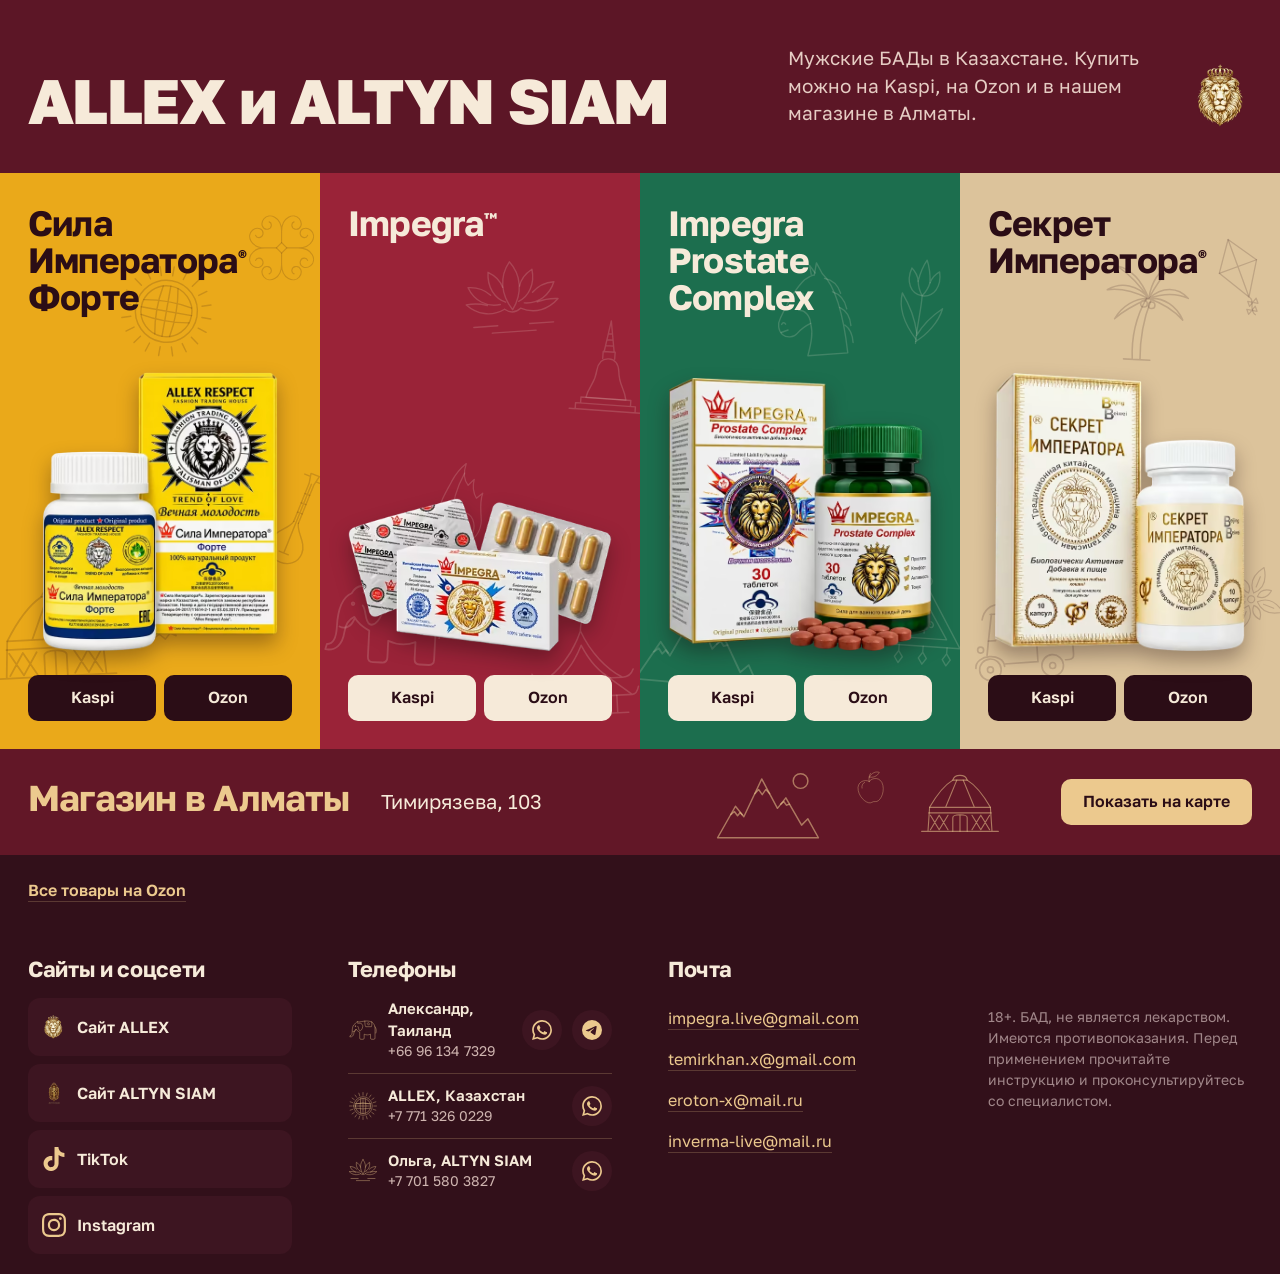
<file: go2/index.html>
<!doctype html>
<html lang="ru">
<head>
<meta charset="utf-8">
<meta name="viewport" content="width=device-width,initial-scale=1,viewport-fit=cover">
<title>ALLEX и ALTYN SIAM</title>
<meta name="description" content="Где купить, сайты, телефоны и почта ALLEX и ALTYN SIAM.">
<meta name="robots" content="noindex">
<meta name="theme-color" content="#5c1626">
<meta property="og:title" content="ALLEX и ALTYN SIAM">
<meta property="og:description" content="Где купить и как связаться.">
<meta property="og:site_name" content="ALLEX Respect Asia">
<meta property="og:type" content="website">
<meta property="og:url" content="https://sandersaxbuilds.github.io/altyn-siam/go2/">
<meta property="og:image" content="https://sandersaxbuilds.github.io/altyn-siam/go/img/share-v8.jpg">
<meta property="og:image:width" content="1200">
<meta property="og:image:height" content="630">
<meta name="twitter:card" content="summary_large_image">
<link rel="icon" type="image/png" href="img/favicon.png">
<link rel="apple-touch-icon" href="img/apple-touch-icon.png">
<style>@font-face{font-family:"Golos Text";font-weight:400 900;font-style:normal;unicode-range:U+400-4FF;font-display:swap;src:url([data-uri]) format("woff2")}
@font-face{font-family:"Golos Text";font-weight:400 900;font-style:normal;unicode-range:U+0-3FF,U+2000-22FF;font-display:swap;src:url([data-uri]) format("woff2")}</style>
<style>
:root{--wine:#32101a;--head:#5c1626;--deep:#1d070d;--plum:#3d1521;--ivory:#f6ead9;--soft:#cfb5b0;--gold:#ecc98e;--line:rgba(236,201,142,.22);
--cond:"Golos Text",system-ui,-apple-system,"Segoe UI",Roboto,Arial,sans-serif}
*{box-sizing:border-box;margin:0;padding:0}
html{-webkit-text-size-adjust:100%;background:var(--wine)}
body{min-height:100vh;color:var(--ivory);font:400 16px/1.45 "Golos Text",system-ui,-apple-system,"Segoe UI",Roboto,Arial,sans-serif;-webkit-font-smoothing:antialiased}
a{color:inherit;text-decoration:none;-webkit-tap-highlight-color:transparent}
img,svg{display:block}
ul{list-style:none}
:focus-visible{outline:2px solid var(--gold);outline-offset:3px;border-radius:6px}
.wrap{margin:0}

.top{display:grid;grid-template-columns:1fr auto;gap:16px 12px;padding:24px 20px 28px;background:var(--head)}
.top h1{font:800 clamp(33px,10.4vw,48px)/1.02 var(--cond);letter-spacing:-.025em}
.top .mark img{width:44px;height:auto;margin-top:4px}
.top p{grid-column:1/-1;max-width:33ch;color:#e6cdc4}

.band{position:relative;isolation:isolate;display:grid;grid-template-columns:minmax(0,1fr) 45%;grid-template-rows:1fr auto;column-gap:8px;min-height:214px;padding:24px 0 22px 20px;background:var(--bg);color:var(--ink)}
.band .orn{position:absolute;inset:0;width:100%;height:100%;z-index:-1;fill:none;stroke:var(--ink);stroke-opacity:var(--o,.17);stroke-width:1.4;stroke-linecap:round;stroke-linejoin:round}
.band .orn svg{overflow:visible}
.band .orn use{vector-effect:non-scaling-stroke}
.band h2{grid-column:1;align-self:start;font:700 clamp(21px,6.7vw,30px)/1.06 var(--cond);letter-spacing:-.022em}
.band h2 .r{font-size:.4em;vertical-align:.9em;margin-left:.04em}
.buy{grid-column:1;align-self:end;display:flex;gap:8px;margin-top:18px}
.buy a{flex:1;display:grid;place-items:center;height:46px;padding:0 8px;border-radius:10px;background:var(--btn);color:var(--btn-ink);font-weight:600;font-size:16px;transition:transform .12s}
.buy a:active{transform:scale(.96)}
.band picture{grid-column:2;grid-row:1/3;align-self:end;justify-self:center;margin:-12px 8px -8px 0}
.band picture img{width:100%;height:auto;max-height:218px;object-fit:contain;object-position:50% 100%;filter:drop-shadow(0 10px 10px rgba(24,5,10,.34))}

.band.shop{grid-template-columns:1fr;min-height:0;padding:26px 20px 24px;--o:.55}
.band.shop h2{font-size:clamp(25px,7.8vw,34px)}
.band.shop p{margin-top:8px;color:var(--ivory)}
.band.shop .buy{margin-top:20px}
.band.shop .buy a{flex:0 1 auto;padding:0 22px}

.all{display:block;padding:20px 20px 0;color:var(--gold);font-weight:600;text-decoration:underline;text-decoration-color:var(--line);text-underline-offset:5px}

.band.wide{grid-template-columns:minmax(0,1fr) 54%;min-height:196px}
.orn .dk{display:none}
.more{display:grid;gap:36px;padding:38px 20px 6px}
.more h2{font:700 21px/1.1 var(--cond);letter-spacing:-.015em;margin-bottom:13px}
.tiles{display:grid;grid-template-columns:1fr 1fr;gap:8px}
.tiles a{display:flex;align-items:center;gap:11px;min-height:58px;padding:8px 14px;border-radius:12px;background:var(--plum);font-weight:600;line-height:1.15;transition:background .15s}
.tiles a:active{background:#4b1b29}
.tiles svg,.tiles img{flex:none;width:24px;height:24px;fill:var(--gold);object-fit:contain}
.people li{display:flex;align-items:center;gap:10px;padding:11px 0;border-top:1px solid var(--line)}
.people li:first-child{border-top:0;padding-top:0}
.people .sign{flex:none;width:38px;height:38px;fill:none;stroke:var(--gold);stroke-width:1.3;stroke-linecap:round;stroke-linejoin:round;overflow:visible}
.people .sign use{vector-effect:non-scaling-stroke}
.people .who{flex:1;display:grid;min-width:0;font-weight:600}
.people .who small{color:var(--soft);font-size:15px;font-weight:400;font-variant-numeric:tabular-nums}
.people .ic{flex:none;display:grid;place-items:center;width:46px;height:46px;border-radius:50%;background:var(--plum)}
.people .ic svg{width:22px;height:22px;fill:var(--gold)}
.people .ic:active{background:#4b1b29}
.mail a{display:block;padding:9px 0;color:var(--gold);text-decoration:underline;text-decoration-color:var(--line);text-underline-offset:5px;overflow-wrap:anywhere}
.more footer{max-width:74ch;padding-bottom:38px;color:#a1878a;font-size:13px;line-height:1.5}

@media (hover:hover){
 .buy a:hover{transform:translateY(-2px)}
 .tiles a:hover,.people .ic:hover{background:#4b1b29}
 .all:hover,.mail a:hover{text-decoration-color:var(--gold)}
 .band picture img{transition:transform .35s cubic-bezier(.2,.8,.2,1)}
 .band:hover picture img{transform:translateY(-8px)}
}
@media (prefers-reduced-motion:no-preference){
 .band picture{animation:rise .8s cubic-bezier(.2,.8,.2,1) both;animation-delay:calc(var(--i)*90ms + 150ms)}
 @keyframes rise{from{opacity:0;transform:translateY(30px)}}
}

@media (min-width:640px){
 .top{padding:34px 32px 34px}
 .bands{display:grid;grid-template-columns:1fr 1fr}
 .band{padding-left:32px;min-height:250px}
 .band h2{font-size:clamp(21px,3.3vw,30px)}
 .band.shop{grid-column:1/-1;padding:30px 32px}
 .all{padding:22px 32px 0}
 .more{grid-template-columns:1fr 1fr;padding:44px 32px 6px;gap:44px 40px}
 .more footer{grid-column:1/-1}
}
@media (min-width:1000px){
 .top{grid-template-columns:auto 1fr auto;align-items:end;gap:44px;padding:44px 28px 40px}
 .top h1{font-size:clamp(46px,4.9vw,96px)}
 .top h1 br{display:none}
 .top p{grid-column:auto;justify-self:end;max-width:30ch;font-size:19px;padding-bottom:6px}
 .top .mark{order:3;align-self:end;padding-bottom:6px}
 .top .mark img{width:60px;margin:0}
 .bands{grid-template-columns:repeat(4,1fr)}
 .band{grid-template-columns:1fr;grid-template-rows:auto 1fr auto;min-height:clamp(520px,64vh,660px);padding:32px 28px 28px}
 .band h2{font-size:clamp(27px,2.75vw,46px)}
 .band picture{grid-column:1;grid-row:2;margin:20px 0 24px}
 .band picture img{width:auto;max-width:100%;max-height:clamp(230px,31vh,320px);margin:0 auto}
 .buy{grid-row:3;margin:0}
 .band.shop{grid-template-columns:auto 1fr auto;grid-template-rows:auto;align-items:center;column-gap:32px;min-height:0;padding:30px 28px}
 .band.shop h2{font-size:36px}
 .band.shop h2 br{display:none}
 .band.shop p{margin:0;font-size:20px}
 .band.shop .buy{grid-column:3;grid-row:1;margin:0}
 .all{padding:24px 28px 0}
 .more{padding:48px 28px 6px}
 .band.wide{grid-template-columns:1fr;min-height:clamp(520px,64vh,660px)}
 .orn .ph{display:none}
 .orn .dk{display:block}
}
@media (min-width:1280px){
 .more{grid-template-columns:repeat(4,1fr);gap:0;padding:56px 0 20px}
 .more h2{font-size:clamp(21px,1.7vw,26px);margin-bottom:16px;white-space:nowrap}
 .more>*{padding:0 28px}
 .tiles{grid-template-columns:1fr}
 .people .who{font-size:15px}
 .people .who small{font-size:14px}
 .people .sign{width:30px;height:30px}
 .people .ic{width:40px;height:40px}
 .people .ic svg{width:20px;height:20px}
 .more footer{grid-column:auto;padding-top:48px;font-size:14px}
}
</style>
</head>
<body>
<svg width="0" height="0" style="position:absolute" aria-hidden="true">
<symbol id="i-tiktok" viewBox="0 0 24 24"><path d="M12.525.02c1.31-.02 2.61-.01 3.91-.02.08 1.53.63 3.09 1.75 4.17 1.12 1.11 2.7 1.62 4.24 1.79v4.03c-1.44-.05-2.89-.35-4.2-.97-.57-.26-1.1-.59-1.62-.93-.01 2.92.01 5.84-.02 8.75-.08 1.4-.54 2.79-1.35 3.94-1.31 1.92-3.58 3.17-5.91 3.21-1.43.08-2.86-.31-4.08-1.03-2.02-1.19-3.44-3.37-3.65-5.71-.02-.5-.03-1-.01-1.49.18-1.9 1.12-3.72 2.58-4.96 1.66-1.44 3.98-2.13 6.15-1.72.02 1.48-.04 2.96-.04 4.44-.99-.32-2.15-.23-3.02.37-.63.41-1.11 1.04-1.36 1.75-.21.51-.15 1.07-.14 1.61.24 1.64 1.82 3.02 3.5 2.87 1.12-.01 2.19-.66 2.77-1.61.19-.33.4-.67.41-1.06.1-1.79.06-3.57.07-5.36.01-4.03-.01-8.05.02-12.07z"/></symbol>
<symbol id="i-instagram" viewBox="0 0 24 24"><path d="M7.0301.084c-1.2768.0602-2.1487.264-2.911.5634-.7888.3075-1.4575.72-2.1228 1.3877-.6652.6677-1.075 1.3368-1.3802 2.127-.2954.7638-.4956 1.6365-.552 2.914-.0564 1.2775-.0689 1.6882-.0626 4.947.0062 3.2586.0206 3.6671.0825 4.9473.061 1.2765.264 2.1482.5635 2.9107.308.7889.72 1.4573 1.388 2.1228.6679.6655 1.3365 1.0743 2.1285 1.38.7632.295 1.6361.4961 2.9134.552 1.2773.056 1.6884.069 4.9462.0627 3.2578-.0062 3.668-.0207 4.9478-.0814 1.28-.0607 2.147-.2652 2.9098-.5633.7889-.3086 1.4578-.72 2.1228-1.3881.665-.6682 1.0745-1.3378 1.3795-2.1284.2957-.7632.4966-1.636.552-2.9124.056-1.2809.0692-1.6898.063-4.948-.0063-3.2583-.021-3.6668-.0817-4.9465-.0607-1.2797-.264-2.1487-.5633-2.9117-.3084-.7889-.72-1.4568-1.3876-2.1228C21.2982 1.33 20.628.9208 19.8378.6165 19.074.321 18.2017.1197 16.9244.0645 15.6471.0093 15.236-.005 11.977.0014 8.718.0076 8.31.0215 7.0301.0839m.1402 21.6932c-1.17-.0509-1.8053-.2453-2.2287-.408-.5606-.216-.96-.4771-1.3819-.895-.422-.4178-.6811-.8186-.9-1.378-.1644-.4234-.3624-1.058-.4171-2.228-.0595-1.2645-.072-1.6442-.079-4.848-.007-3.2037.0053-3.583.0607-4.848.05-1.169.2456-1.805.408-2.2282.216-.5613.4762-.96.895-1.3816.4188-.4217.8184-.6814 1.3783-.9003.423-.1651 1.0575-.3614 2.227-.4171 1.2655-.06 1.6447-.072 4.848-.079 3.2033-.007 3.5835.005 4.8495.0608 1.169.0508 1.8053.2445 2.228.408.5608.216.96.4754 1.3816.895.4217.4194.6816.8176.9005 1.3787.1653.4217.3617 1.056.4169 2.2263.0602 1.2655.0739 1.645.0796 4.848.0058 3.203-.0055 3.5834-.061 4.848-.051 1.17-.245 1.8055-.408 2.2294-.216.5604-.4763.96-.8954 1.3814-.419.4215-.8181.6811-1.3783.9-.4224.1649-1.0577.3617-2.2262.4174-1.2656.0595-1.6448.072-4.8493.079-3.2045.007-3.5825-.006-4.848-.0608M16.953 5.5864A1.44 1.44 0 1 0 18.39 4.144a1.44 1.44 0 0 0-1.437 1.4424M5.8385 12.012c.0067 3.4032 2.7706 6.1557 6.173 6.1493 3.4026-.0065 6.157-2.7701 6.1506-6.1733-.0065-3.4032-2.771-6.1565-6.174-6.1498-3.403.0067-6.156 2.771-6.1496 6.1738M8 12.0077a4 4 0 1 1 4.008 3.9921A3.9996 3.9996 0 0 1 8 12.0077"/></symbol>
<symbol id="i-whatsapp" viewBox="0 0 24 24"><path d="M17.472 14.382c-.297-.149-1.758-.867-2.03-.967-.273-.099-.471-.148-.67.15-.197.297-.767.966-.94 1.164-.173.199-.347.223-.644.075-.297-.15-1.255-.463-2.39-1.475-.883-.788-1.48-1.761-1.653-2.059-.173-.297-.018-.458.13-.606.134-.133.298-.347.446-.52.149-.174.198-.298.298-.497.099-.198.05-.371-.025-.52-.075-.149-.669-1.612-.916-2.207-.242-.579-.487-.5-.669-.51-.173-.008-.371-.01-.57-.01-.198 0-.52.074-.792.372-.272.297-1.04 1.016-1.04 2.479 0 1.462 1.065 2.875 1.213 3.074.149.198 2.096 3.2 5.077 4.487.709.306 1.262.489 1.694.625.712.227 1.36.195 1.871.118.571-.085 1.758-.719 2.006-1.413.248-.694.248-1.289.173-1.413-.074-.124-.272-.198-.57-.347m-5.421 7.403h-.004a9.87 9.87 0 01-5.031-1.378l-.361-.214-3.741.982.998-3.648-.235-.374a9.86 9.86 0 01-1.51-5.26c.001-5.45 4.436-9.884 9.888-9.884 2.64 0 5.122 1.03 6.988 2.898a9.825 9.825 0 012.893 6.994c-.003 5.45-4.437 9.884-9.885 9.884m8.413-18.297A11.815 11.815 0 0012.05 0C5.495 0 .16 5.335.157 11.892c0 2.096.547 4.142 1.588 5.945L.057 24l6.305-1.654a11.882 11.882 0 005.683 1.448h.005c6.554 0 11.89-5.335 11.893-11.893a11.821 11.821 0 00-3.48-8.413Z"/></symbol>
<symbol id="i-telegram" viewBox="0 0 24 24"><path d="M11.944 0A12 12 0 0 0 0 12a12 12 0 0 0 12 12 12 12 0 0 0 12-12A12 12 0 0 0 12 0a12 12 0 0 0-.056 0zm4.962 7.224c.1-.002.321.023.465.14a.506.506 0 0 1 .171.325c.016.093.036.306.02.472-.18 1.898-.962 6.502-1.36 8.627-.168.9-.499 1.201-.82 1.23-.696.065-1.225-.46-1.9-.902-1.056-.693-1.653-1.124-2.678-1.8-1.185-.78-.417-1.21.258-1.91.177-.184 3.247-2.977 3.307-3.23.007-.032.014-.15-.056-.212s-.174-.041-.249-.024c-.106.024-1.793 1.14-5.061 3.345-.48.33-.913.49-1.302.48-.428-.008-1.252-.241-1.865-.44-.752-.245-1.349-.374-1.297-.789.027-.216.325-.437.893-.663 3.498-1.524 5.83-2.529 6.998-3.014 3.332-1.386 4.025-1.627 4.476-1.635z"/></symbol>
<defs><g id="ko"><path d="M0-6.5L0-20.8C0-39 15.6-44.2 22.1-36.4C27.3-29.9 23.4-22.1 16.9-23.4C11.7-24.7 11.7-31.2 15.6-32.5M6.5 0L20.8 0C39 0 44.2 15.6 36.4 22.1C29.9 27.3 22.1 23.4 23.4 16.9C24.7 11.7 31.2 11.7 32.5 15.6M0 6.5L0 20.8C0 39-15.6 44.2-22.1 36.4C-27.3 29.9-23.4 22.1-16.9 23.4C-11.7 24.7-11.7 31.2-15.6 32.5M-6.5 0L-20.8 0C-39 0-44.2-15.6-36.4-22.1C-29.9-27.3-22.1-23.4-23.4-16.9C-24.7-11.7-31.2-11.7-32.5-15.6M0-6.5L0-20.8C0-39-15.6-44.2-22.1-36.4C-27.3-29.9-23.4-22.1-16.9-23.4C-11.7-24.7-11.7-31.2-15.6-32.5M6.5 0L20.8 0C39 0 44.2-15.6 36.4-22.1C29.9-27.3 22.1-23.4 23.4-16.9C24.7-11.7 31.2-11.7 32.5-15.6M0 6.5L0 20.8C0 39 15.6 44.2 22.1 36.4C27.3 29.9 23.4 22.1 16.9 23.4C11.7 24.7 11.7 31.2 15.6 32.5M-6.5 0L-20.8 0C-39 0-44.2 15.6-36.4 22.1C-29.9 27.3-22.1 23.4-23.4 16.9C-24.7 11.7-31.2 11.7-32.5 15.6"/><path d="M0-6.5L6.5 0L0 6.5L-6.5 0Z"/></g><g id="tm"><path d="M0 -36L37 24L-37 24Z"/><path d="M0 -20L23 16L-23 16ZM0 10.7L0 5.6C0-.8 5.5-2.6 7.8 .1C9.7 2.4 8.3 5.2 6 4.7C4.1 4.3 4.1 2 5.5 1.5M0 10.7L0 5.6C0-.8-5.5-2.6-7.8 .1C-9.7 2.4-8.3 5.2-6 4.7C-4.1 4.3-4.1 2-5.5 1.5"/><path d="M-4.5-41A4.5 4.5 0 1 0 4.5-41A4.5 4.5 0 1 0-4.5-41ZM-24 24L-24 30L-20 36L-24 42L-28 36L-24 30M0 24L0 30L4 36L0 42L-4 36L0 30M24 24L24 30L28 36L24 42L20 36L24 30"/></g><g id="sh"><path d="M-31 0A31 31 0 1 0 31 0A31 31 0 1 0-31 0ZM-25.5 0A25.5 25.5 0 1 0 25.5 0A25.5 25.5 0 1 0-25.5 0Z"/><path d="M0 -25.5L0 25.5M-25.5 0L25.5 0M7.5-24.4Q12 0 7.5 24.4M-7.5-24.4Q-12 0-7.5 24.4M24.4-7.5Q0-12-24.4-7.5M-24.4-7.5Q0-12 24.4-7.5M24.4 7.5Q0 12 -24.4 7.5"/><path d="M0-36L0-45M11.1-34.2L13.9-42.8M21.2-29.1L26.5-36.4M29.1-21.2L36.4-26.5M34.2-11.1L42.8-13.9M36 0L45 0M34.2 11.1L42.8 13.9M29.1 21.2L36.4 26.5M21.2 29.1L26.5 36.4M11.1 34.2L13.9 42.8M0 36L0 45M-11.1 34.2L-13.9 42.8M-21.2 29.1L-26.5 36.4M-29.1 21.2L-36.4 26.5M-34.2 11.1L-42.8 13.9M-36 0L-45 0M-34.2-11.1L-42.8-13.9M-29.1-21.2L-36.4-26.5M-21.2-29.1L-26.5-36.4M-11.1-34.2L-13.9-42.8"/></g><g id="yu"><path d="M-40 34L-38 4C-30 -10 -19 -24 -9 -30L9 -30C19 -24 30 -10 38 4L40 34M-48 34L48 34"/><path d="M-9 -30C-7 -38 7 -38 9 -30M-38 4L38 4M-39 11L39 11M4-30L18 4M-4-30L-18 4"/><path d="M-9 34L-9 17C-9 12 9 12 9 17L9 34M0 13.5L0 34M15 14L26 32M26 14L15 32M26 14L37 32M37 14L26 32M-15 14L-26 32M-26 14L-15 32M-26 14L-37 32M-37 14L-26 32"/></g><g id="do"><path d="M-2.5 4C-4 13 -17 19 -17 31C-17 41 -9 47 0 47C9 47 17 41 17 31C17 19 4 13 2.5 4"/><path d="M-2.5 4L-2.5 -37L-4.5 -47L4.5 -47L2.5 -37L2.5 4M-4 -44L-10 -44M4 -41L10 -41"/><path d="M0 -37L0 37M-5 37L5 37M-2.5 -26L2.5 -26M-2.5 -16L2.5 -16M-2.5 -6L2.5 -6"/></g><g id="se"><path d="M-9-18A9 9 0 1 0 9-18A9 9 0 1 0-9-18ZM0-31L0-45M5-30L8-37.4M9.2-27.2L19.1-37.1M12-23L19.4-26M13-18L27-18M12-13L19.4-10M9.2-8.8L19.1 1.1M5-6L8 1.4M0-5L0 9M-5-6L-8 1.4M-9.2-8.8L-19.1 1.1M-12-13L-19.4-10M-13-18L-27-18M-12-23L-19.4-26M-9.2-27.2L-19.1-37.1M-5-30L-8-37.4"/><path d="M-4 21C-12 12 -26 9 -38 11C-43 12 -46 15 -48 19L-46 28L-43 23L-40 32L-37 25L-33 34L-30 27C-23 30 -14 30 -7 33L-10 45L-5 42L0 47L5 42L10 45L7 33C14 30 23 30 30 27L33 34L37 25L40 32L43 23L46 28L48 19C46 15 43 12 38 11C26 9 12 12 4 21C4 16 1 13 -3 14L-9 17L-4 18.5Z"/></g><g id="tu"><path d="M-14 -30C-18 -16 -12 -4 0 -4C12 -4 18 -16 14 -30C10 -27 7 -22 6 -18C5 -27 3 -34 0 -40C-3 -34 -5 -27 -6 -18C-7 -22 -10 -27 -14 -30Z"/><path d="M-6 -18C-5 -12 -3 -8 0 -4M6 -18C5 -12 3 -8 0 -4M0 -4C1 10 -1 26 0 44"/><path d="M0 40C-10 30 -22 14 -20 -4C-12 6 -4 20 0 34M0 42C10 34 20 20 22 6C13 14 5 24 0 36"/></g><g id="al"><path d="M-48 30L-31 0L-23 10L-6 -26L9 2L17 -8L32 18L38 12L48 30Z"/><path d="M-12.6 -12L-9 -16L-5.5 -11L-2 -16L1.5 -12M-35.5 8L-32 5L-29 9L-26.5 6L-24.6 8M12.2 -2L15 -4.5L17.5 -1L20.5 -2"/><path d="M24-24A7 7 0 1 0 38-24A7 7 0 1 0 24-24Z"/></g><g id="ap"><path d="M0 -14C-8 -22 -30 -20 -30 2C-30 22 -14 40 -4 36C-1 35 1 35 4 36C14 40 30 22 30 2C30 -20 8 -22 0 -14Z"/><path d="M0 -14C0 -22 3 -28 7 -32M3 -24C10 -34 22 -34 28 -30C22 -22 10 -20 3 -24ZM-20 -2C-20 -8 -16 -13 -11 -14"/></g><g id="ho"><path d="M4 -36L7 -48L12 -37C22 -26 30 -2 32 44L-8 44C-4 32 -1 22 -3 12C-8 14 -13 17 -17 21C-21 25 -28 25 -32 21C-36 17 -36 10 -33 5C-27 -6 -18 -22 -6 -32C-2 -34 1 -36 4 -36Z"/><path d="M-11.8-17A1.8 1.8 0 1 0-8.2-17A1.8 1.8 0 1 0-11.8-17ZM-3 12C-3 4 -8 -2 -14 -2M-32 11C-31 9 -29 9 -28 11M-33 19L-26 17M1 -37L0 -46L5 -38"/><path d="M14 -32C22 -30 27 -24 29 -16M21 -18C29 -15 33 -8 34 0M27 -2C34 2 37 9 37 17M31 16C36 20 38 27 38 34"/></g><g id="pj"><path d="M0-8.3C9.7-17.9 9.7-29 0-42.8C-9.7-29-9.7-17.9 0-8.3ZM8.3 0C17.9 9.7 29 9.7 42.8 0C29-9.7 17.9-9.7 8.3 0ZM0 8.3C-9.7 17.9-9.7 29 0 42.8C9.7 29 9.7 17.9 0 8.3ZM-8.3 0C-17.9-9.7-29-9.7-42.8 0C-29 9.7-17.9 9.7-8.3 0Z"/><path d="M0-16.6L0-30.4M16.6 0L30.4 0M0 16.6L0 30.4M-16.6 0L-30.4 0M5.9-5.9C13.7-5.9 18.5-10.7 19.5-19.5C10.7-18.5 5.9-13.7 5.9-5.9ZM5.9 5.9C5.9 13.7 10.7 18.5 19.5 19.5C18.5 10.7 13.7 5.9 5.9 5.9ZM-5.9 5.9C-13.7 5.9-18.5 10.7-19.5 19.5C-10.7 18.5-5.9 13.7-5.9 5.9ZM-5.9-5.9C-5.9-13.7-10.7-18.5-19.5-19.5C-18.5-10.7-13.7-5.9-5.9-5.9ZM-4.4 0A4.4 4.4 0 1 0 4.4 0A4.4 4.4 0 1 0-4.4 0Z"/></g><g id="kn"><path d="M-6 42C-22 36 -30 20 -26 4C-23 -10 -12 -20 -4 -30C2 -37 8 -42 16 -46C10 -36 10 -28 13 -22L21 -27C17 -19 17 -12 19 -6L27 -10C22 -2 21 8 20 14C19 26 12 38 -6 42Z"/><path d="M-6 42C6 36 12 26 10 16C8 6 -4 2 -11 8C-17 13 -14 23 -7 24C-2 24 0 19 -3 16M-11 8C-8 -8 0 -22 12 -36"/></g><g id="el"><path d="M-18-27C-8-26 0-30 12-30C28-30 39-23 40-7L40 27Q40 31 36 31L29 31Q25 31 25 27L25 14C18 17 11 17 4 14L4 27Q4 31 0 31L-7 31Q-11 31-11 27L-11 7C-15 5-20 2-23-3C-27-1-29.5 3-30 9C-31 19-36 24-44 23L-43 19C-38 19-36 13-36 5C-36-7-34-17-26-21C-24-25-21-27-18-27Z"/><path d="M-17-22C-8-25 0-20-1-11C-2-3-7 4-11 2C-15 0-14-9-17-12M40-11C45-5 45 3 43 10M-23-1C-25 5-30 7-34 5M-25.5-13A1 1 0 1 0-23.5-13A1 1 0 1 0-25.5-13Z"/><path d="M6-30C6-21 7-15 9-11L28-11C30-17 30-23 29-28M18.5-24L22-20L18.5-16L15-20Z"/></g><g id="lo"><path d="M0 -38C11 -24 11 -6 0 10C-11 -6 -11 -24 0 -38Z"/><path d="M6.5 2C17-2 24-14 22-29C15-25 10-19 8.5-13M-6.5 2C-17-2-24-14-22-29C-15-25-10-19-8.5-13M12 4C26 6 38-2 43-15C34-15 26-11 21-6M-12 4C-26 6-38-2-43-15C-34-15-26-11-21-6"/><path d="M8 9C22 16 36 12 46 2C38 1 31 2 25 4M-8 9C-22 16-36 12-46 2C-38 1-31 2-25 4M-8 9C-3 13 3 13 8 9M-40 25L-16 25M16 25L40 25M-22 32L22 32"/></g><g id="ch"><path d="M-20 30C-18 18 -12 16 -11 2C-10 -6 -6 -10 0 -10C6 -10 10 -6 11 2C12 16 18 18 20 30Z"/><path d="M-6 -10L-6 -17L6 -17L6 -10M-5 -17L0 -48L5 -17M-4 -23L4 -23M-3 -29L3 -29M-2 -35L2 -35"/><path d="M-25 36L-25 30L25 30L25 36M-30 42L-30 36L30 36L30 42M-36 42L36 42"/></g><g id="wa"><path d="M-36 10C-22 2 -8 -14 0 -34C8 -14 22 2 36 10ZM0 -34C0 -40 2 -45 6 -48M36 10C40 10 44 8 46 3M-36 10C-40 10-44 8-46 3"/><path d="M-25 10C-15 4 -6 -8 0 -21C6 -8 15 4 25 10M24 10L44 26C47 26 49 23 50 19M-24 10L-44 26C-47 26-49 23-50 19M-44 26L44 26"/><path d="M30 26L30 42M12 26L12 42M-30 26L-30 42M-12 26L-12 42M-40 42L40 42M-6 42L-6 35L0 30L6 35L6 42"/></g><g id="tt"><path d="M-34 -14C-32 -22 -26 -26 -18 -26L38 -26C42 -26 43 -22 43 -18L-27 -18M-26 -18L-30 4M40 4L40 -18M12 4L12 -18"/><path d="M-42 26C-42 14 -18 14 -18 26M-32 16L-30 4L-24 4M-18 24L10 24L10 4L40 4L40 20C40 23 38 24 36 24L33 24M16 4L16 -6L34 -6L34 4"/><path d="M-39 28A9 9 0 1 0-21 28A9 9 0 1 0-39 28ZM13 28A9 9 0 1 0 31 28A9 9 0 1 0 13 28ZM-32.5 28A2.5 2.5 0 1 0-27.5 28A2.5 2.5 0 1 0-32.5 28ZM19.5 28A2.5 2.5 0 1 0 24.5 28A2.5 2.5 0 1 0 19.5 28ZM-39.5 11A2.5 2.5 0 1 0-34.5 11A2.5 2.5 0 1 0-39.5 11Z"/></g><g id="bo"><path d="M37.4 8.5L-20.2 8.5C-31 6.7-40-3.2-43.6-15.8L-47.2-14.9C-44.5-.5-36.4 13-23.8 16.6L28.4 16.6C32.9 16.6 36.5 13 37.4 8.5Z"/><path d="M-11.2 8.5L-11.2-4.1M14 8.5L14-4.1M-15.7-4.1C-7.6-7.7 10.4-7.7 18.5-4.1M-46.3-9.5L-42.7-10.4M-45-4.1L-40.9-5.9M-44.5-4.1L-46.3 4.9M-42.7-5L-42.2 4"/><path d="M26.6 8.5L25.7 .4L32.9-.5L33.8 8.5M31.1 3.1L45.5 22M42.8 20.2L47.3 24.7M-40 26.5L-23.8 26.5M-13 28.3L8.6 28.3M19.4 26.5L32 26.5"/></g><g id="ki"><path d="M0 -44L22 -12L0 24L-22 -12Z"/><path d="M0 -44L0 24M-22 -12L22 -12M0 24C6 30 -6 37 0 45"/><path d="M2 31L-3 28L-3 34ZM2 31L7 28L7 34ZM-2 39L-7 36L-7 42ZM-2 39L3 36L3 42Z"/></g><g id="pa"><path d="M-4 44C-6 24 -2 4 6 -12M3 44C2 26 4 8 10 -10M-12 44L12 44"/><path d="M8 -12C-2 -24 -18 -26 -30 -18C-20 -20 -6 -18 8 -12M8 -12C0 -30 -10 -38 -22 -40C-12 -34 -2 -26 8 -12M8 -12C10 -28 16 -38 26 -42C20 -34 14 -24 8 -12"/><path d="M8 -12C20 -24 34 -24 44 -14C34 -18 22 -18 8 -12M8 -12C22 -14 34 -6 40 6C32 -2 22 -8 8 -12M8 -12C-4 -12 -16 -4 -22 8C-14 0 -4 -6 8 -12M1-7A3 3 0 1 0 7-7A3 3 0 1 0 1-7ZM8-6A3 3 0 1 0 14-6A3 3 0 1 0 8-6Z"/></g><path id="nd" d="M0 -4L4 0L0 4L-4 0Z"/><path id="nr" d="M-2.6 0A2.6 2.6 0 1 0 2.6 0A2.6 2.6 0 1 0-2.6 0Z"/></defs>
</svg>
<div class="wrap">
<header class="top">
 <h1>ALLEX и<br> ALTYN SIAM</h1>
 <picture class="mark"><source srcset="img/lion.avif" type="image/avif"><img src="img/lion.webp" alt="" width="52" height="64"></picture>
 <p>Мужские БАДы в Казахстане. Купить можно на Kaspi, на Ozon и в нашем магазине в Алматы.</p>
</header>
<main>
<ul class="bands">
 <li class="band" style="--bg:#eaa91a;--ink:#2b0d16;--btn:#2b0d16;--btn-ink:#f6ead9;--i:0">
  <svg class="orn" aria-hidden="true"><svg x="17%" y="80%"><g transform="rotate(-3)scale(1.25)"><use href="#yu"/></g></svg><svg x="52%" y="24%"><g transform="rotate(10)scale(1.0)"><use href="#sh"/></g></svg><svg x="88%" y="13%"><g transform="rotate(0)scale(0.8)"><use href="#ko"/></g></svg><svg x="50%" y="72%"><g transform="rotate(-6)scale(1.1)"><use href="#se"/></g></svg><svg x="93%" y="60%"><g transform="rotate(22)scale(1.0)"><use href="#do"/></g></svg></svg>
  <h2>Сила<br> Императора<span class="r">®</span><br> Форте</h2>
  <div class="buy"><a href="https://kaspi.kz/shop/p/zhengzhou-linnuo-pharmaceutical-group-co-ltd-sila-imperatora-forte-kapsuly-10-sht-118385979/?c=750000000&amp;m=30371056&amp;ms=true" aria-label="Сила Императора Форте на Kaspi">Kaspi</a><a href="https://ozon.kz/product/sila-imperatora-forte-bad-dlya-muzhchin-10-kapsul-po-500-mg-4144502787/" aria-label="Сила Императора Форте на Ozon">Ozon</a></div>
  <picture><source type="image/avif" srcset="img/forte-300.avif 253w, img/forte-600.avif 506w" sizes="(min-width:1000px) 300px, (min-width:640px) 20vw, 40vw"><img src="img/forte-600.webp" srcset="img/forte-300.webp 253w, img/forte-600.webp 506w" sizes="(min-width:1000px) 300px, (min-width:640px) 20vw, 40vw" alt="" width="506" height="600"></picture>
 </li>
 <li class="band wide" style="--bg:#9a2338;--ink:#f6ead9;--btn:#f6ead9;--btn-ink:#2b0d16;--i:1">
  <svg class="orn" aria-hidden="true"><svg x="20%" y="78%"><g transform="rotate(3)scale(1.3)"><use href="#el"/></g></svg><svg x="60%" y="22%"><g transform="rotate(-4)scale(1.0)"><use href="#lo"/></g></svg><svg x="90%" y="34%"><g transform="rotate(4)scale(1.0)"><use href="#ch"/></g></svg><svg x="44%" y="58%"><g transform="rotate(-12)scale(0.9)"><use href="#kn"/></g></svg><svg x="82%" y="86%"><g transform="rotate(-3)scale(1.1)"><use href="#wa"/></g></svg></svg>
  <h2>Impegra<span class="r">™</span></h2>
  <div class="buy"><a href="https://kaspi.kz/shop/p/zhengzhou-linnuo-pharmaceutical-group-co-ltd-impegra-impegra-dlja-potentsii-i-muzhskogo-zdorov-ja-kapsuly-10-sht-135510775/?c=750000000&amp;m=30371056&amp;ms=true" aria-label="Impegra на Kaspi">Kaspi</a><a href="https://ozon.kz/product/impegra-impegra-bad-dlya-muzhchin-10-kapsul-po-500-mg-4160721130/" aria-label="Impegra на Ozon">Ozon</a></div>
  <picture><source type="image/avif" srcset="img/impegra-300.avif 360w, img/impegra-600.avif 718w" sizes="(min-width:1000px) 300px, (min-width:640px) 20vw, 40vw"><img src="img/impegra-600.webp" srcset="img/impegra-300.webp 360w, img/impegra-600.webp 718w" sizes="(min-width:1000px) 300px, (min-width:640px) 20vw, 40vw" alt="" width="718" height="415"></picture>
 </li>
 <li class="band" style="--bg:#1c6e4e;--ink:#f6ead9;--btn:#f6ead9;--btn-ink:#2b0d16;--i:2">
  <svg class="orn" aria-hidden="true"><svg x="19%" y="82%"><g transform="rotate(5)scale(1.3)"><use href="#al"/></g></svg><svg x="54%" y="24%"><g transform="rotate(-4)scale(1.0)"><use href="#ho"/></g></svg><svg x="88%" y="22%"><g transform="rotate(8)scale(1.0)"><use href="#tu"/></g></svg><svg x="47%" y="68%"><g transform="rotate(-14)scale(0.8)"><use href="#ap"/></g></svg><svg x="89%" y="78%"><g transform="rotate(4)scale(1.0)"><use href="#tm"/></g></svg></svg>
  <h2>Impegra<br> Prostate<br> Complex</h2>
  <div class="buy"><a href="https://kaspi.kz/shop/p/zhengzhou-linnuo-pharmaceutical-group-co-ltd-impegra-prostate-complex-kapsuly-30-sht-135510736/?c=750000000&amp;m=30371056&amp;ms=true" aria-label="Impegra Prostate Complex на Kaspi">Kaspi</a><a href="https://ozon.kz/product/impegra-prostata-kompleks-impegra-prostate-complex-bad-30-tabletok-po-600-mg-4160721282/" aria-label="Impegra Prostate Complex на Ozon">Ozon</a></div>
  <picture><source type="image/avif" srcset="img/prostate-300.avif 290w, img/prostate-600.avif 579w" sizes="(min-width:1000px) 300px, (min-width:640px) 20vw, 40vw"><img src="img/prostate-600.webp" srcset="img/prostate-300.webp 290w, img/prostate-600.webp 579w" sizes="(min-width:1000px) 300px, (min-width:640px) 20vw, 40vw" alt="" width="579" height="600"></picture>
 </li>
 <li class="band" style="--bg:#dcc39b;--ink:#2b0d16;--btn:#2b0d16;--btn-ink:#f6ead9;--i:3">
  <svg class="orn" aria-hidden="true"><svg x="20%" y="80%"><g transform="rotate(-4)scale(1.2)"><use href="#tt"/></g></svg><svg x="56%" y="24%"><g transform="rotate(3)scale(1.1)"><use href="#pa"/></g></svg><svg x="88%" y="18%"><g transform="rotate(-20)scale(0.9)"><use href="#ki"/></g></svg><svg x="46%" y="66%"><g transform="rotate(-2)scale(1.1)"><use href="#bo"/></g></svg><svg x="91%" y="74%"><g transform="rotate(22)scale(0.8)"><use href="#pj"/></g></svg></svg>
  <h2>Секрет<br> Императора<span class="r">®</span></h2>
  <div class="buy"><a href="https://kaspi.kz/shop/p/beijing-beiwei-pharmaceutical-co-ltd-sekret-imperatora-kapsuly-10-sht-135716556/?c=750000000&amp;m=30371056&amp;ms=true" aria-label="Секрет Императора на Kaspi">Kaspi</a><a href="https://ozon.kz/product/sekret-imperatora-bad-dlya-muzhchin-10-kapsul-po-350-mg-4313620069/" aria-label="Секрет Императора на Ozon">Ozon</a></div>
  <picture><source type="image/avif" srcset="img/secret-300.avif 270w, img/secret-600.avif 541w" sizes="(min-width:1000px) 300px, (min-width:640px) 20vw, 40vw"><img src="img/secret-600.webp" srcset="img/secret-300.webp 270w, img/secret-600.webp 541w" sizes="(min-width:1000px) 300px, (min-width:640px) 20vw, 40vw" alt="" width="541" height="600"></picture>
 </li>
 <li class="band shop" style="--bg:#621727;--ink:#ecc98e;--btn:#ecc98e;--btn-ink:#2b0d16">
  <svg class="orn" aria-hidden="true"><svg class="ph" x="72%" y="50%"><g transform="scale(2.5)"><use href="#al"/></g></svg><svg class="ph" x="93%" y="34%"><g transform="rotate(-12)scale(.85)"><use href="#ap"/></g></svg><svg class="dk" x="60%" y="54%"><g transform="scale(1.05)"><use href="#al"/></g></svg><svg class="dk" x="68%" y="36%"><g transform="rotate(-12)scale(.42)"><use href="#ap"/></g></svg><svg class="dk" x="75%" y="52%"><g transform="scale(.8)"><use href="#yu"/></g></svg></svg>
  <h2>Магазин<br> в Алматы</h2>
  <p>Тимирязева, 103</p>
  <div class="buy"><a href="https://www.google.com/maps/search/?api=1&amp;query=%D0%A2%D0%B8%D0%BC%D0%B8%D1%80%D1%8F%D0%B7%D0%B5%D0%B2%D0%B0+103+%D0%90%D0%BB%D0%BC%D0%B0%D1%82%D1%8B">Показать на карте</a></div>
 </li>
</ul>
<a class="all" href="https://ozon.kz/seller/altyn-siam/">Все товары на Ozon</a>

<div class="more">
<section>
<h2>Сайты и соцсети</h2>
<ul class="tiles">
 <li><a href="https://temirkhanclub.com/"><picture><source srcset="img/lion.avif" type="image/avif"><img src="img/lion.webp" alt="" width="24" height="24"></picture>Сайт ALLEX</a></li>
 <li><a href="https://sandersaxbuilds.github.io/altyn-siam/"><picture><source srcset="img/crest.avif" type="image/avif"><img src="img/crest.webp" alt="" width="24" height="24"></picture>Сайт ALTYN SIAM</a></li>
 <li><a href="https://www.tiktok.com/@allexrespectasia"><svg aria-hidden="true"><use href="#i-tiktok"/></svg>TikTok</a></li>
 <li><a href="https://www.instagram.com/altyn_siam/"><svg aria-hidden="true"><use href="#i-instagram"/></svg>Instagram</a></li>
</ul>
</section>

<section>
<h2>Телефоны</h2>
<ul class="people">
 <li><svg class="sign" viewBox="-50 -50 100 100" aria-hidden="true"><use href="#el"/></svg>
  <a class="who" href="tel:+66961347329" aria-label="Позвонить Александру, Таиланд">Александр, Таиланд<small>+66 96 134 7329</small></a>
  <a class="ic" href="https://wa.me/66961347329" aria-label="WhatsApp, Александр"><svg aria-hidden="true" viewBox="0 0 24 24"><use href="#i-whatsapp"/></svg></a>
  <a class="ic" href="https://t.me/sandersax" aria-label="Telegram, Александр"><svg aria-hidden="true" viewBox="0 0 24 24"><use href="#i-telegram"/></svg></a></li>
 <li><svg class="sign" viewBox="-50 -50 100 100" aria-hidden="true"><use href="#sh"/></svg>
  <a class="who" href="tel:+77713260229" aria-label="Позвонить ALLEX, Казахстан">ALLEX, Казахстан<small>+7 771 326 0229</small></a>
  <a class="ic" href="https://wa.me/77713260229" aria-label="WhatsApp, ALLEX"><svg aria-hidden="true" viewBox="0 0 24 24"><use href="#i-whatsapp"/></svg></a></li>
 <li><svg class="sign" viewBox="-50 -50 100 100" aria-hidden="true"><use href="#lo"/></svg>
  <a class="who" href="tel:+77015803827" aria-label="Позвонить Ольге, ALTYN SIAM">Ольга, ALTYN SIAM<small>+7 701 580 3827</small></a>
  <a class="ic" href="https://wa.me/77015803827" aria-label="WhatsApp, Ольга"><svg aria-hidden="true" viewBox="0 0 24 24"><use href="#i-whatsapp"/></svg></a></li>
</ul>
</section>

<section>
<h2>Почта</h2>
<ul class="mail">
 <li><a href="mailto:impegra.live@gmail.com">impegra.live@gmail.com</a></li>
 <li><a href="mailto:temirkhan.x@gmail.com">temirkhan.x@gmail.com</a></li>
 <li><a href="mailto:eroton-x@mail.ru">eroton-x@mail.ru</a></li>
 <li><a href="mailto:inverma-live@mail.ru">inverma-live@mail.ru</a></li>
</ul>
</section>
<footer>18+. БАД, не является лекарством. Имеются противопоказания. Перед применением прочитайте инструкцию и проконсультируйтесь со специалистом.</footer>
</div>
</main>
</div>
</body>
</html>
</file>
